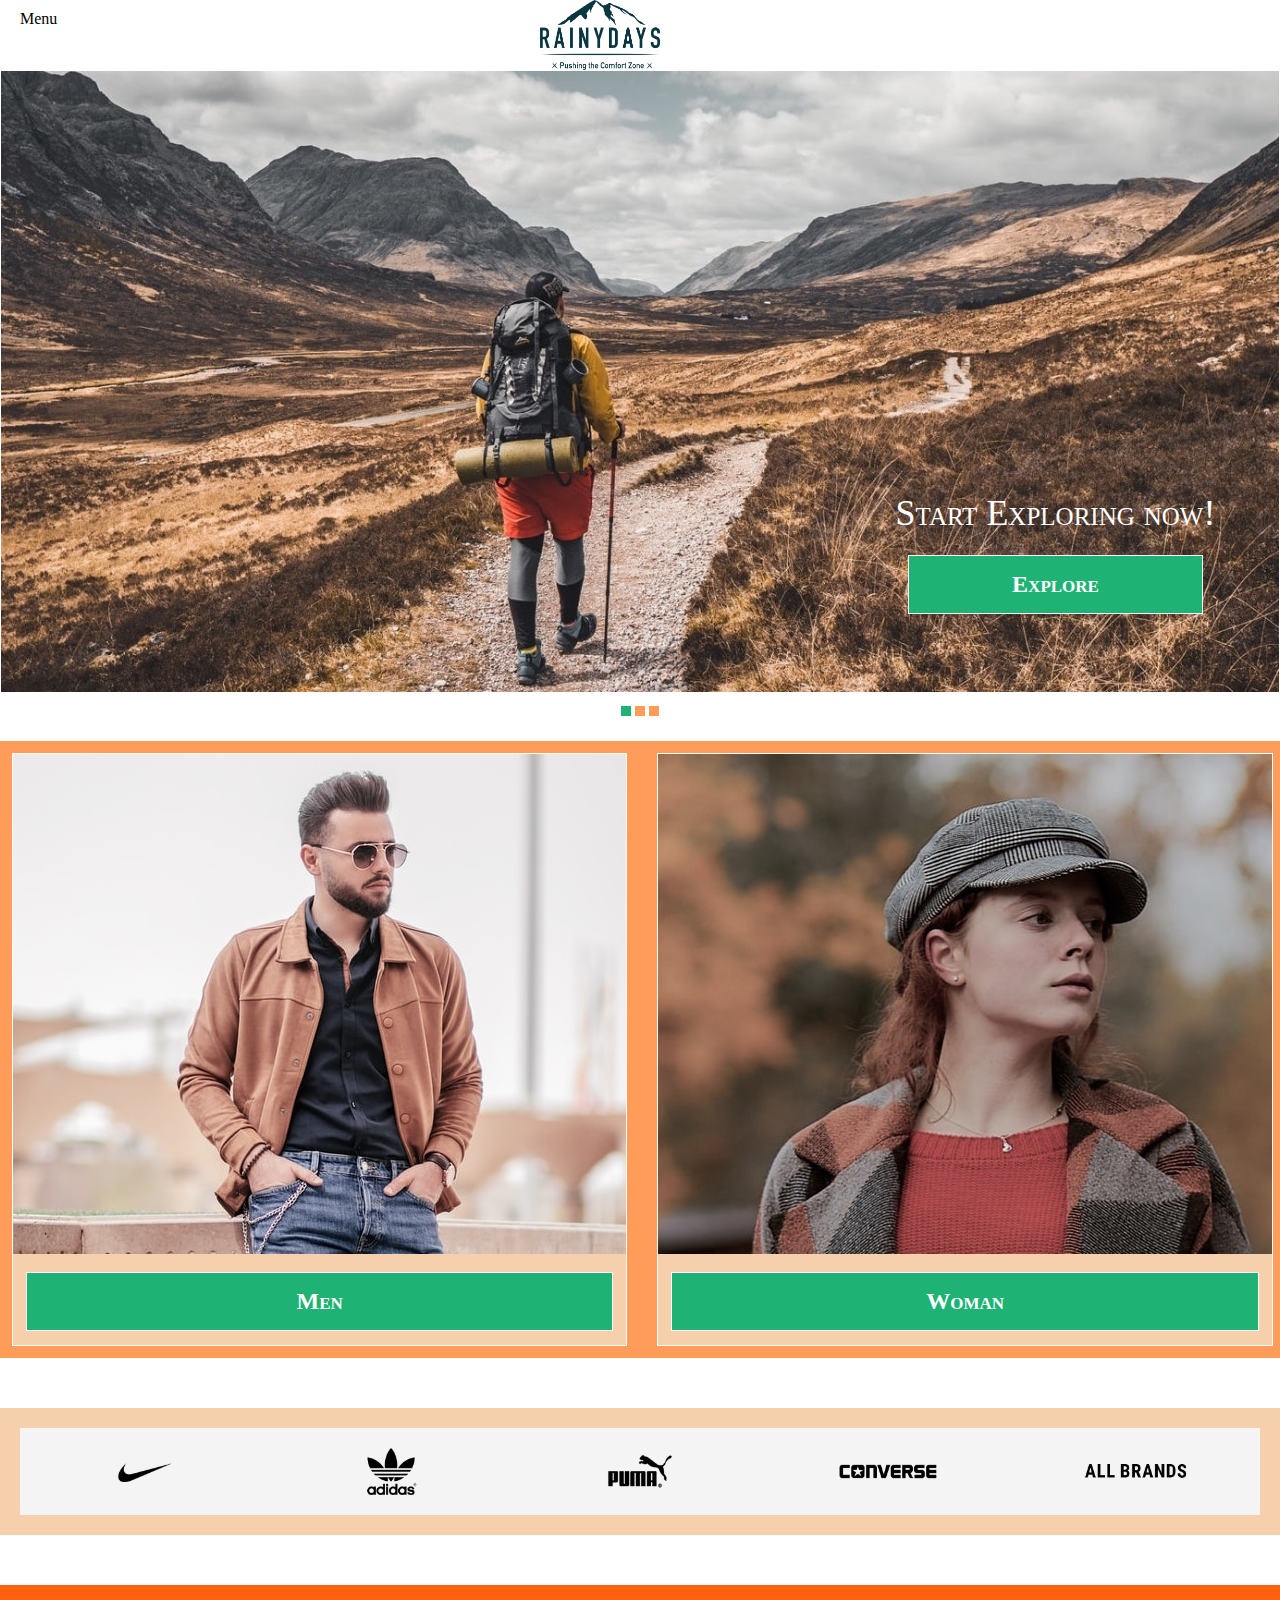
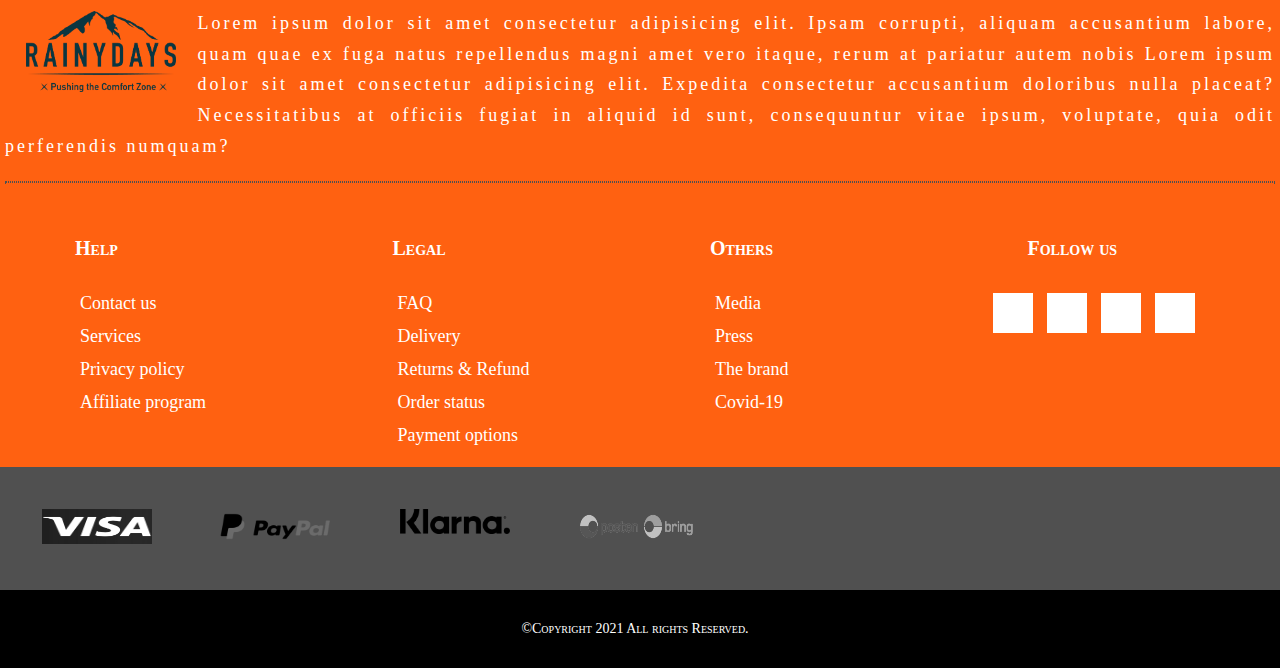
<file: index.html>
<!DOCTYPE html>
<html lang="en">

<head>
    <meta charset="UTF-8">
    <meta http-equiv="X-UA-Compatible" content="IE=edge">
    <meta name="viewport" content="width=device-width, initial-scale=1.0">
    <link href='//fonts.googleapis.com/css?family=Montserrat:thin,extra-light,light,100,200,300,400,500,600,700,800'>
    <link href='//fonts.googleapis.com/css?family=Avenir:thin,extra-light,light,100,200,300,400,500,600,700,800'>
    <link rel="stylesheet" href="https://use.fontawesome.com/releases/v5.15.4/css/all.css"
        integrity="sha384-DyZ88mC6Up2uqS4h/KRgHuoeGwBcD4Ng9SiP4dIRy0EXTlnuz47vAwmeGwVChigm" crossorigin="anonymous">
    <link rel="stylesheet" href="css/main.css">
    <link rel="stylesheet" href="css/root.css">
    <title>Home-The Rainy Days</title>
</head>

<body>
    <!-- navbar section -->
    <div class="navbar" id="top">
        <div class="logo">
            <img src="images/Logo.png" alt="logo" height="70px" width="120px">
        </div>
        <!-- this menu will be updated later using JS  -->
        <div class="menu">
            <label for="hamburger">
                <i class="fas fa-bars fa-2x"></i>Menu
            </label>
            <input type="checkbox" id="hamburger">
            <nav class="hamburger">
                <ul>
                    <li><a href="index.html">Home</a></li>
                    <li><a href="about.html">About Us</a></li>
                    <li><a href="products.html">Products</a></li>
                    <li><a href="contact.html">Contact Us</a></li>
                </ul>
            </nav>
        </div>
        <!-- end of nav -->
        <!-- top bar icons -->
        <div class="side-icons">
            <div class="user-icon">
                <a href="login.html"><i class="fas fa-user fa-1x"></i></a>
            </div>
            <div class="shopping-bag">
                <a href="bag.html"> <i class="fas fa-shopping-bag fa-1x"></i></a>
            </div>
            <div class="search-icon">
                <a href="search.html"> <i class="fas fa-search fa-1x"></i></a>
            </div>
        </div>
    </div>
    <!-- end of navbar -->

    <!-- start of slider -->
    <div class="slides">
        <img src="images/01.jpeg" alt="" height="0%" width="100%">
        <div class="main-cta">
            <h1 class="title">Start Exploring now!</h1>
            <a href="#middle">
                <div class="primary-btn">Explore</div>

            </a>
        </div>
        <!-- This concept is from w3schools, can be used as a slider later on -->
        <div style="text-align:center">
            <span class="dot active" onclick="currentSlide(1)"></span>
            <span class="dot" onclick="currentSlide(2)"></span>
            <span class="dot" onclick="currentSlide(3)"></span>
        </div>
    </div>
    <!-- end of slider -->
    <!-- <button>
    <div class="primary-btn">Explore</div>
</button> -->
    <!-- cta section -->
    <div class="grid-container" section id="middle">
        <div class="grid-men">
            <div class=" grid-img">
                <img src="images/man.jpeg" alt="">
            </div>
            <div class="grid-btn">
                <a href="categories.html">
                    <div class="primary-btn">Men</div>
                </a>
            </div>
        </div>
        <div class="grid-woman">
            <div class="grid-img">
                <img src="images/woman.jpeg" alt="">
            </div>
            <div class="grid-btn">
                <a href="categories.html">
                    <div class="primary-btn">Woman</div>
                </a>
            </div>
        </div>
    </div>
    </div>
    <!-- end of cta section -->
    <!-- partners and brand section -->
    <div class="brand-flex">
        <img src="images/nike.jpeg" alt="nike logo">
        <img src="images/adidas.jpeg" alt="adidas logo">
        <img src="images/puma.jpeg" alt="puma logo">
        <img src="images/converse.jpeg" alt="converse logo">
        <img src="images/all.jpeg" alt="all">
    </div>
    <!-- end of partners and brands -->
    <!-- footer Section -->
    <footer class="footer">
        <div class="footer-container">
            <div class="footer-logo">
                <img src="images/Logo.png" alt="" srcset="">
            </div>
            <p>Lorem ipsum dolor sit amet consectetur adipisicing elit. Ipsam corrupti, aliquam accusantium
                labore, quam quae ex fuga natus repellendus magni amet vero itaque, rerum at pariatur autem
                nobis Lorem ipsum dolor sit amet consectetur adipisicing elit. Expedita consectetur accusantium
                doloribus nulla placeat? Necessitatibus at officiis fugiat in aliquid id sunt, consequuntur
                vitae ipsum, voluptate, quia odit perferendis numquam?</p>
            <hr>
            <div class="footer-col">
                <h3>Help</h3>
                <ul>
                    <li><a href="#">Contact us</a></li>
                    <li><a href="#">Services</a></li>
                    <li><a href="#">Privacy policy</a></li>
                    <li><a href="#">Affiliate program</a></li>
                </ul>
            </div>
            <div class="footer-col">
                <h3>Legal</h3>
                <ul>
                    <li><a href="#">FAQ</a></li>
                    <li><a href="#">Delivery</a></li>
                    <li><a href="#">Returns & Refund</a></li>
                    <li><a href="#">Order status</a></li>
                    <li><a href="#">Payment options</a></li>
                </ul>
            </div>
            <div class="footer-col">
                <h3>Others</h3>
                <ul>
                    <li><a href="#">Media</a></li>
                    <li><a href="#">Press</a></li>
                    <li><a href="#">The brand</a></li>
                    <li><a href="#">Covid-19 </a></li>
                </ul>
            </div>
            <div class="footer-col last-child">
                <h3>Follow us</h3>
                <div class="social-links">
                    <a href="#"><i class="fab fa-facebook-f"></i></a>
                    <a href="#"><i class="fab fa-twitter"></i></a>
                    <a href="#"><i class="fab fa-instagram"></i></a>
                    <a href="#"><i class="fab fa-linkedin-in"></i></a>
                </div>
            </div>
        </div>
        <div class="footer-brand">
            <div class="grayscale"><img src="images/visa.jpeg" alt="visa" height="35px" width="110px"></div>
            <div class="grayscale"><img src="images/paypal.png" alt="paypal" height="35px" width="120px"></div>
            <div class="grayscale"><img src="images/klarna.png" alt="klarna" height="25px" width="110px"></div>
            <div class="grayscale"><img src="images/posten.png" alt="posten" height="35px" width="125px"></div>
        </div>
        <div class="footer-bottom">
            <div class="footer-p">&copy;Copyright 2021 All rights Reserved.</div>
            <div class="footer-backtotop">
                <a href="#top"> <i class="fas fa-caret-square-up fa-2x"></i></a>
            </div>
        </div>
    </footer>
    <!-- end of footer section -->
</body>

</html>
</file>
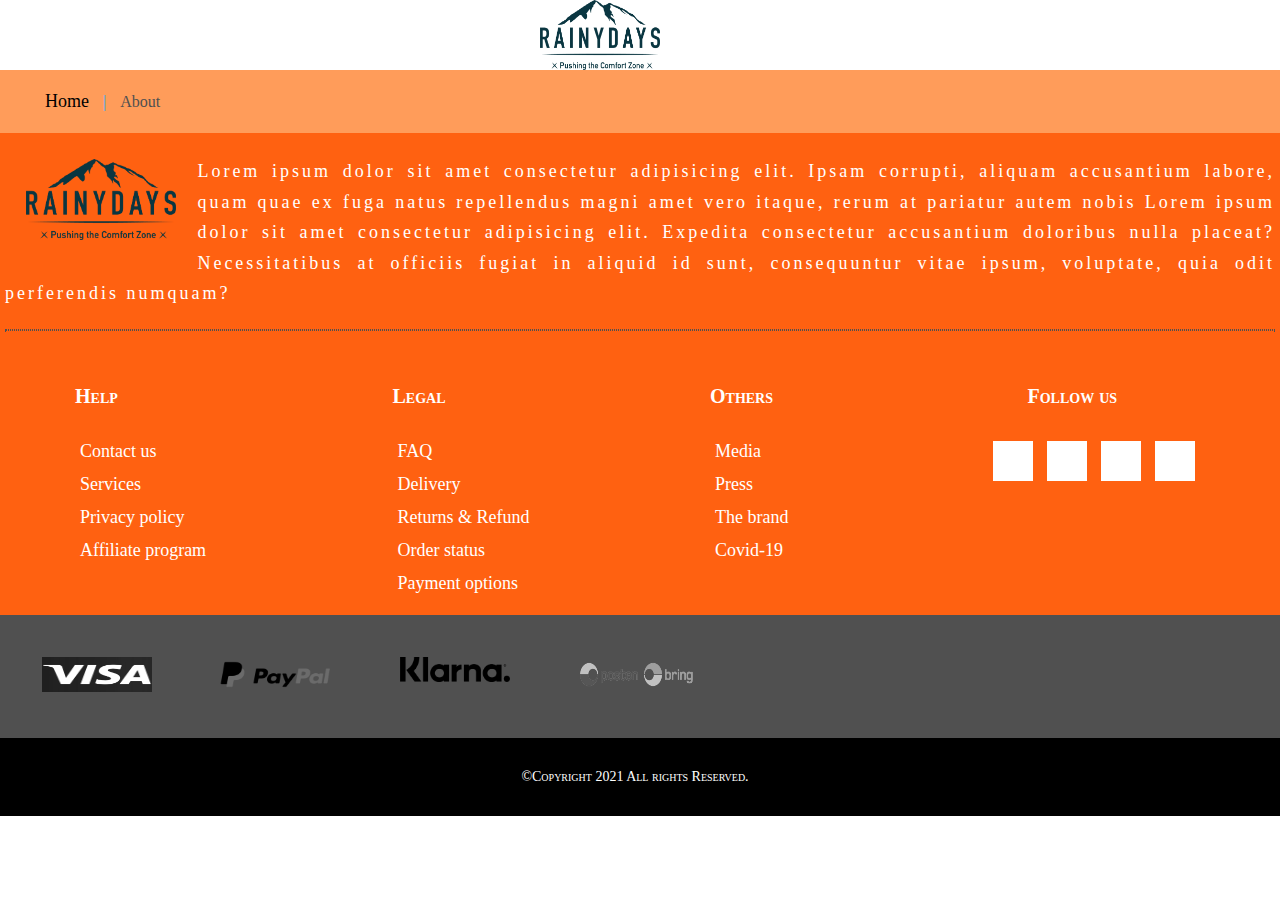
<file: about.html>
<!DOCTYPE html>
<html lang="en">

<head>
    <meta charset="UTF-8">
    <meta http-equiv="X-UA-Compatible" content="IE=edge">
    <meta name="viewport" content="width=device-width, initial-scale=1.0">
    <link href='//fonts.googleapis.com/css?family=Montserrat:thin,extra-light,light,100,200,300,400,500,600,700,800'>
    <link href='//fonts.googleapis.com/css?family=Avenir:thin,extra-light,light,100,200,300,400,500,600,700,800'>
    <link rel="stylesheet" href="https://use.fontawesome.com/releases/v5.15.4/css/all.css"
        integrity="sha384-DyZ88mC6Up2uqS4h/KRgHuoeGwBcD4Ng9SiP4dIRy0EXTlnuz47vAwmeGwVChigm" crossorigin="anonymous">
    <link rel="stylesheet" href="css/main.css">
    <link rel="stylesheet" href="css/root.css">
    <title>Home-The Rainy Days</title>
</head>

<body>
    <!-- navbar section -->
    <div class="navbar" id="top">
        <div class="logo">
            <img src="images/Logo.png" alt="logo" height="70px" width="120px">
        </div>
        <!-- this menu will be updated later using JS  -->
        <div class="menu">
            <label for="hamburger">
                <i class="fas fa-bars fa-2x"></i>
            </label>
            <input type="checkbox" id="hamburger">
            <nav class="hamburger">
                <ul>
                    <li><a href="index.html">Home</a></li>
                    <li><a href="about.html">About Us</a></li>
                    <li><a href="products.html">Products</a></li>
                    <li><a href="contact.html">Contact Us</a></li>
                </ul>
            </nav>
        </div>
        <!-- end of nav -->
        <!-- top bar icons -->
        <div class="side-icons">
            <div class="user-icon">
                <a href="login.html"><i class="fas fa-user fa-1x"></i></a>
            </div>
            <div class="shopping-bag">
                <a href="bag.html"> <i class="fas fa-shopping-bag fa-1x"></i></a>
            </div>
            <div class="search-icon">
                <a href="search.html"> <i class="fas fa-search fa-1x"></i></a>
            </div>
        </div>
    </div>
    <!-- end of navbar -->
     <!-- breadcrumb -->
     <div class="breadcrumb">
        <ul>
            <li><a href="index.html">Home</li></a>
            <li class="b-active">About</li>
        </ul>
    </div>
    <!-- end of breadcrumb -->
<!-- about section -->


<!-- end of about section -->
    
   <!-- footer Section -->
   <footer class="footer">
    <div class="footer-container">
        <div class="footer-logo">
            <img src="images/Logo.png" alt="footer logo" >
        </div>
        <p>Lorem ipsum dolor sit amet consectetur adipisicing elit. Ipsam corrupti, aliquam accusantium
            labore, quam quae ex fuga natus repellendus magni amet vero itaque, rerum at pariatur autem
            nobis Lorem ipsum dolor sit amet consectetur adipisicing elit. Expedita consectetur accusantium
            doloribus nulla placeat? Necessitatibus at officiis fugiat in aliquid id sunt, consequuntur
            vitae ipsum, voluptate, quia odit perferendis numquam?</p>
        <hr>
        <div class="footer-col">
            <h3>Help</h3>
            <ul>
                <li><a href="#">Contact us</a></li>
                <li><a href="#">Services</a></li>
                <li><a href="#">Privacy policy</a></li>
                <li><a href="#">Affiliate program</a></li>
            </ul>
        </div>
        <div class="footer-col">
            <h3>Legal</h3>
            <ul>
                <li><a href="#">FAQ</a></li>
                <li><a href="#">Delivery</a></li>
                <li><a href="#">Returns & Refund</a></li>
                <li><a href="#">Order status</a></li>
                <li><a href="#">Payment options</a></li>
            </ul>
        </div>
        <div class="footer-col">
            <h3>Others</h3>
            <ul>
                <li><a href="#">Media</a></li>
                <li><a href="#">Press</a></li>
                <li><a href="#">The brand</a></li>
                <li><a href="#">Covid-19 </a></li>
            </ul>
        </div>
        <div class="footer-col last-child">
            <h3>Follow us</h3>
            <div class="social-links">
                <a href="#"><i class="fab fa-facebook-f"></i></a>
                <a href="#"><i class="fab fa-twitter"></i></a>
                <a href="#"><i class="fab fa-instagram"></i></a>
                <a href="#"><i class="fab fa-linkedin-in"></i></a>
            </div>
        </div>
    </div>
    <div class="footer-brand">
        <div class="grayscale"><img src="images/visa.jpeg" alt="visa" height="35px" width="110px"></div>
        <div class="grayscale"><img src="images/paypal.png" alt="paypal" height="35px" width="120px"></div>
        <div class="grayscale"><img src="images/klarna.png" alt="klarna" height="25px" width="110px"></div>
        <div class="grayscale"><img src="images/posten.png" alt="posten" height="35px" width="125px"></div>
    </div>
    <div class="footer-bottom">
        <div class="footer-p">&copy;Copyright 2021 All rights Reserved.</div>
        <div class="footer-backtotop">
            <a href="#top"> <i class="fas fa-caret-square-up fa-2x"></i></a>
        </div>
    </div>
</footer>
<!-- end of footer section -->
</body>

</html>
</file>
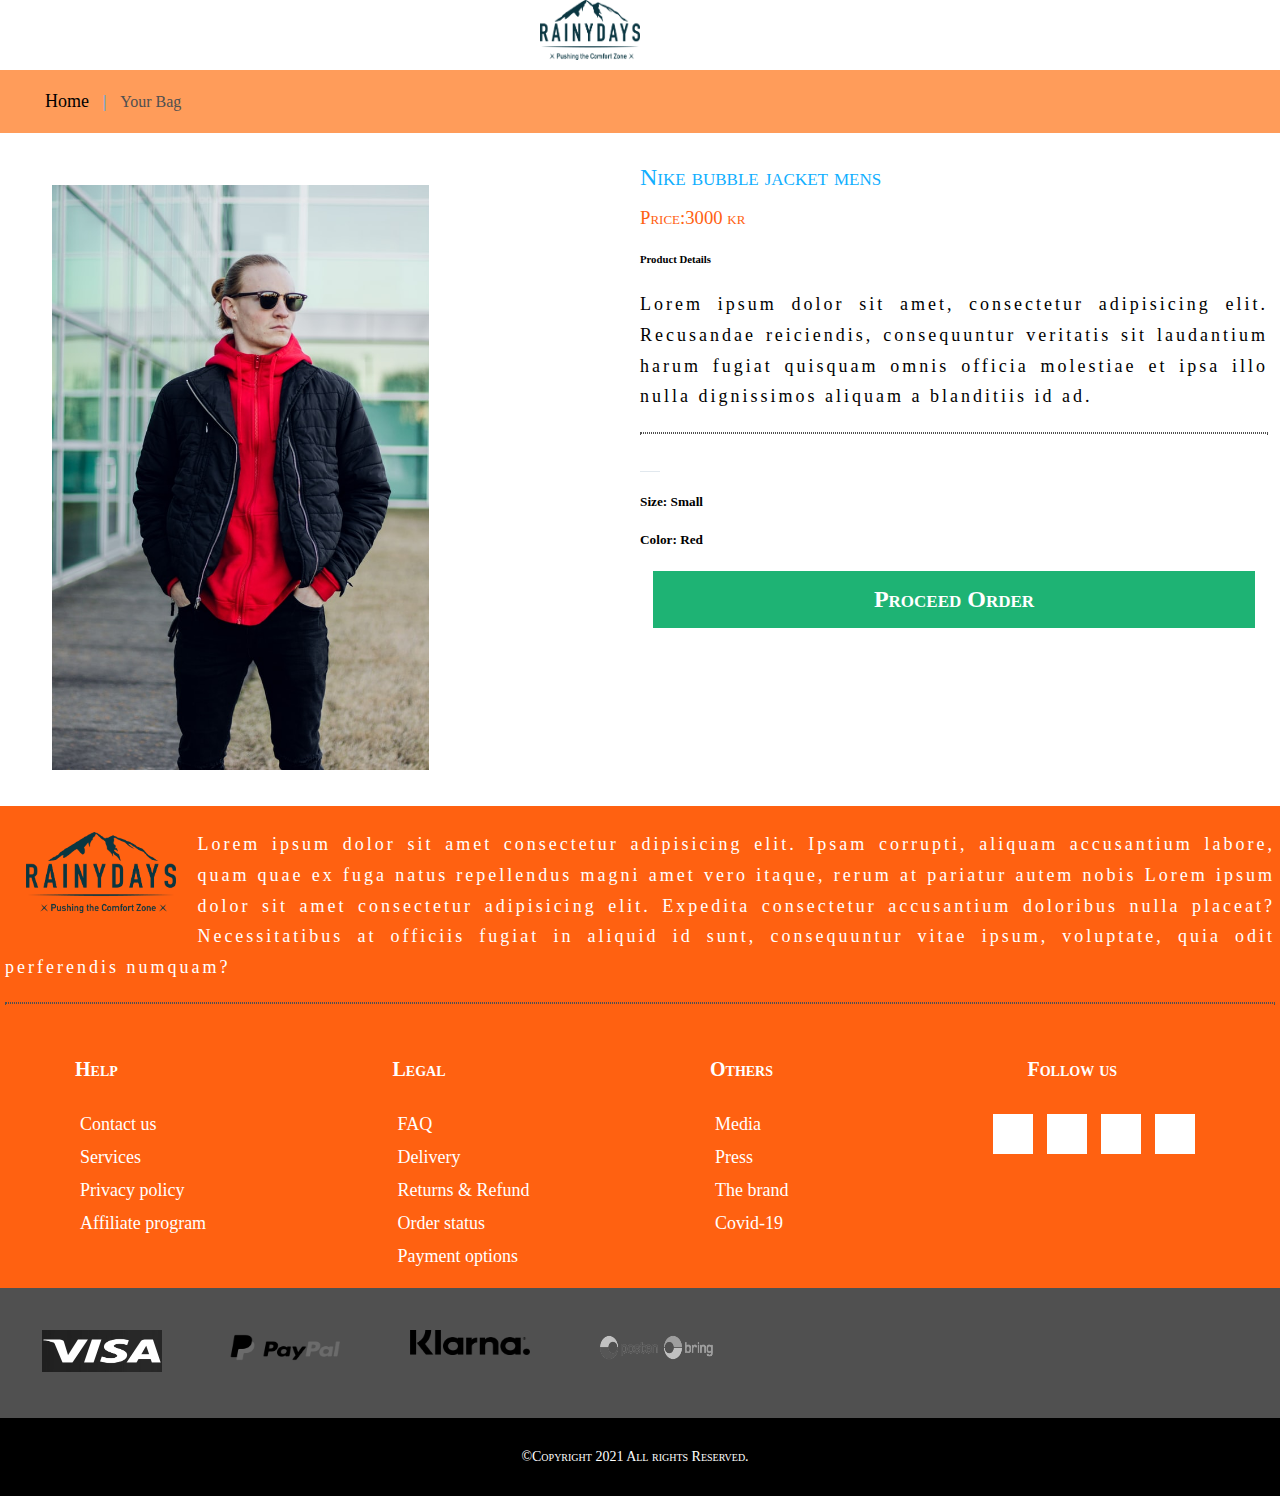
<file: bag.html>
<!DOCTYPE html>
<html lang="en">

<head>
    <meta charset="UTF-8">
    <meta http-equiv="X-UA-Compatible" content="IE=edge">
    <meta name="viewport" content="width=device-width, initial-scale=1.0">
    <link href='//fonts.googleapis.com/css?family=Montserrat:thin,extra-light,light,100,200,300,400,500,600,700,800'>
    <link href='//fonts.googleapis.com/css?family=Avenir:thin,extra-light,light,100,200,300,400,500,600,700,800'>
    <link rel="stylesheet" href="https://use.fontawesome.com/releases/v5.15.4/css/all.css"
        integrity="sha384-DyZ88mC6Up2uqS4h/KRgHuoeGwBcD4Ng9SiP4dIRy0EXTlnuz47vAwmeGwVChigm" crossorigin="anonymous">
    <link rel="stylesheet" href="css/main.css">
    <link rel="stylesheet" href="css/root.css">
    <link rel="stylesheet" href="css/product.css">
    <title>Your Bag-The Rainy Days</title>
</head>

<body>
    <!-- navbar section -->
    <div class="navbar" id="top">
        <div class="logo">
            <img src="images/Logo.png" alt="logo" height="60px" width="100px">
        </div>
        <!-- this menu will be updated later using JS  -->
        <div class="menu">
            <label for="hamburger">
                <i class="fas fa-bars fa-2x"></i>
            </label>
            <input type="checkbox" id="hamburger">
            <nav class="hamburger">
                <ul>
                    <li><a href="index.html">Home</a></li>
                    <li><a href="about.html">About Us</a></li>
                    <li><a href="products.html">Products</a></li>
                    <li><a href="contact.html">Contact Us</a></li>
                </ul>
            </nav>
        </div>
        <!-- end of nav -->
        <!-- top bar icons -->
        <div class="side-icons">
            <div class="user-icon">
                <a href="login.html"><i class="fas fa-user fa-1x"></i></a>
            </div>
            <div class="shopping-bag">
                <a href="bag.html"> <i class="fas fa-shopping-bag fa-1x"></i></a>
            </div>
            <div class="search-icon">
                <a href="search.html"> <i class="fas fa-search fa-1x"></i></a>
            </div>
        </div>
    </div>
    <!-- end of navbar -->
    <!-- breadcrumb -->
    <div class="breadcrumb">
        <ul>
            <li><a href="index.html">Home</li></a>
            <li class="b-active">Your Bag</li>
        </ul>
    </div>
    <!-- end of breadcrumb -->
    <!-- product bag section -->
    <div class="main-container">
        <div class="left-col">
            <img src="images/products/m1.jpeg" alt="nike red">
        </div>
        <div class="right-col">
            <div class="product-description">
                <h2>Nike bubble jacket mens</h2>
                <h3>Price:3000 kr</h3>
                <h6>Product Details</h6>
                <p>Lorem ipsum dolor sit amet, consectetur adipisicing elit. Recusandae reiciendis, consequuntur
                    veritatis sit laudantium harum fugiat quisquam omnis officia molestiae et ipsa illo nulla
                    dignissimos aliquam a blanditiis id ad.</p>
                <hr>
                <i class="far fa-edit"></i>
                <i class="far fa-trash-alt"></i>
                <h5>Size: Small</h5>
                <h5>Color: Red</h5>

                <a href="step1.html"><div class="primary-btn">Proceed Order</div></a>

            </div>
        </div>
    </div>

    <!-- end of bag section -->

    <!-- footer Section -->
    <footer class="footer">
        <div class="footer-container">
            <div class="footer-logo">
                <img src="images/Logo.png" alt="footer logo" >
            </div>
            <p>Lorem ipsum dolor sit amet consectetur adipisicing elit. Ipsam corrupti, aliquam accusantium
                labore, quam quae ex fuga natus repellendus magni amet vero itaque, rerum at pariatur autem
                nobis Lorem ipsum dolor sit amet consectetur adipisicing elit. Expedita consectetur accusantium
                doloribus nulla placeat? Necessitatibus at officiis fugiat in aliquid id sunt, consequuntur
                vitae ipsum, voluptate, quia odit perferendis numquam?</p>
            <hr>
            <div class="footer-col">
                <h3>Help</h3>
                <ul>
                    <li><a href="#">Contact us</a></li>
                    <li><a href="#">Services</a></li>
                    <li><a href="#">Privacy policy</a></li>
                    <li><a href="#">Affiliate program</a></li>
                </ul>
            </div>
            <div class="footer-col">
                <h3>Legal</h3>
                <ul>
                    <li><a href="#">FAQ</a></li>
                    <li><a href="#">Delivery</a></li>
                    <li><a href="#">Returns & Refund</a></li>
                    <li><a href="#">Order status</a></li>
                    <li><a href="#">Payment options</a></li>
                </ul>
            </div>
            <div class="footer-col">
                <h3>Others</h3>
                <ul>
                    <li><a href="#">Media</a></li>
                    <li><a href="#">Press</a></li>
                    <li><a href="#">The brand</a></li>
                    <li><a href="#">Covid-19 </a></li>
                </ul>
            </div>
            <div class="footer-col last-child">
                <h3>Follow us</h3>
                <div class="social-links">
                    <a href="#"><i class="fab fa-facebook-f"></i></a>
                    <a href="#"><i class="fab fa-twitter"></i></a>
                    <a href="#"><i class="fab fa-instagram"></i></a>
                    <a href="#"><i class="fab fa-linkedin-in"></i></a>
                </div>
            </div>
        </div>
        <div class="footer-brand">
            <div class="grayscale"><img src="images/visa.jpeg" alt="visa" height="42px" width="120px"></div>
            <div class="grayscale"><img src="images/paypal.png" alt="paypal" height="35px" width="120px"></div>
            <div class="grayscale"><img src="images/klarna.png" alt="klarna" height="25px" width="120px"></div>
            <div class="grayscale"><img src="images/posten.png" alt="posten" height="35px" width="125px"></div>

        </div>
        <div class="footer-bottom">
            <div class="footer-p">&copy;Copyright 2021 All rights Reserved.</div>
            <div class="footer-backtotop">
                <a href="#top"> <i class="fas fa-caret-square-up fa-2x"></i></a>
            </div>
        </div>

    </footer>

    <!-- end of footer section -->
</body>

</html>
</file>
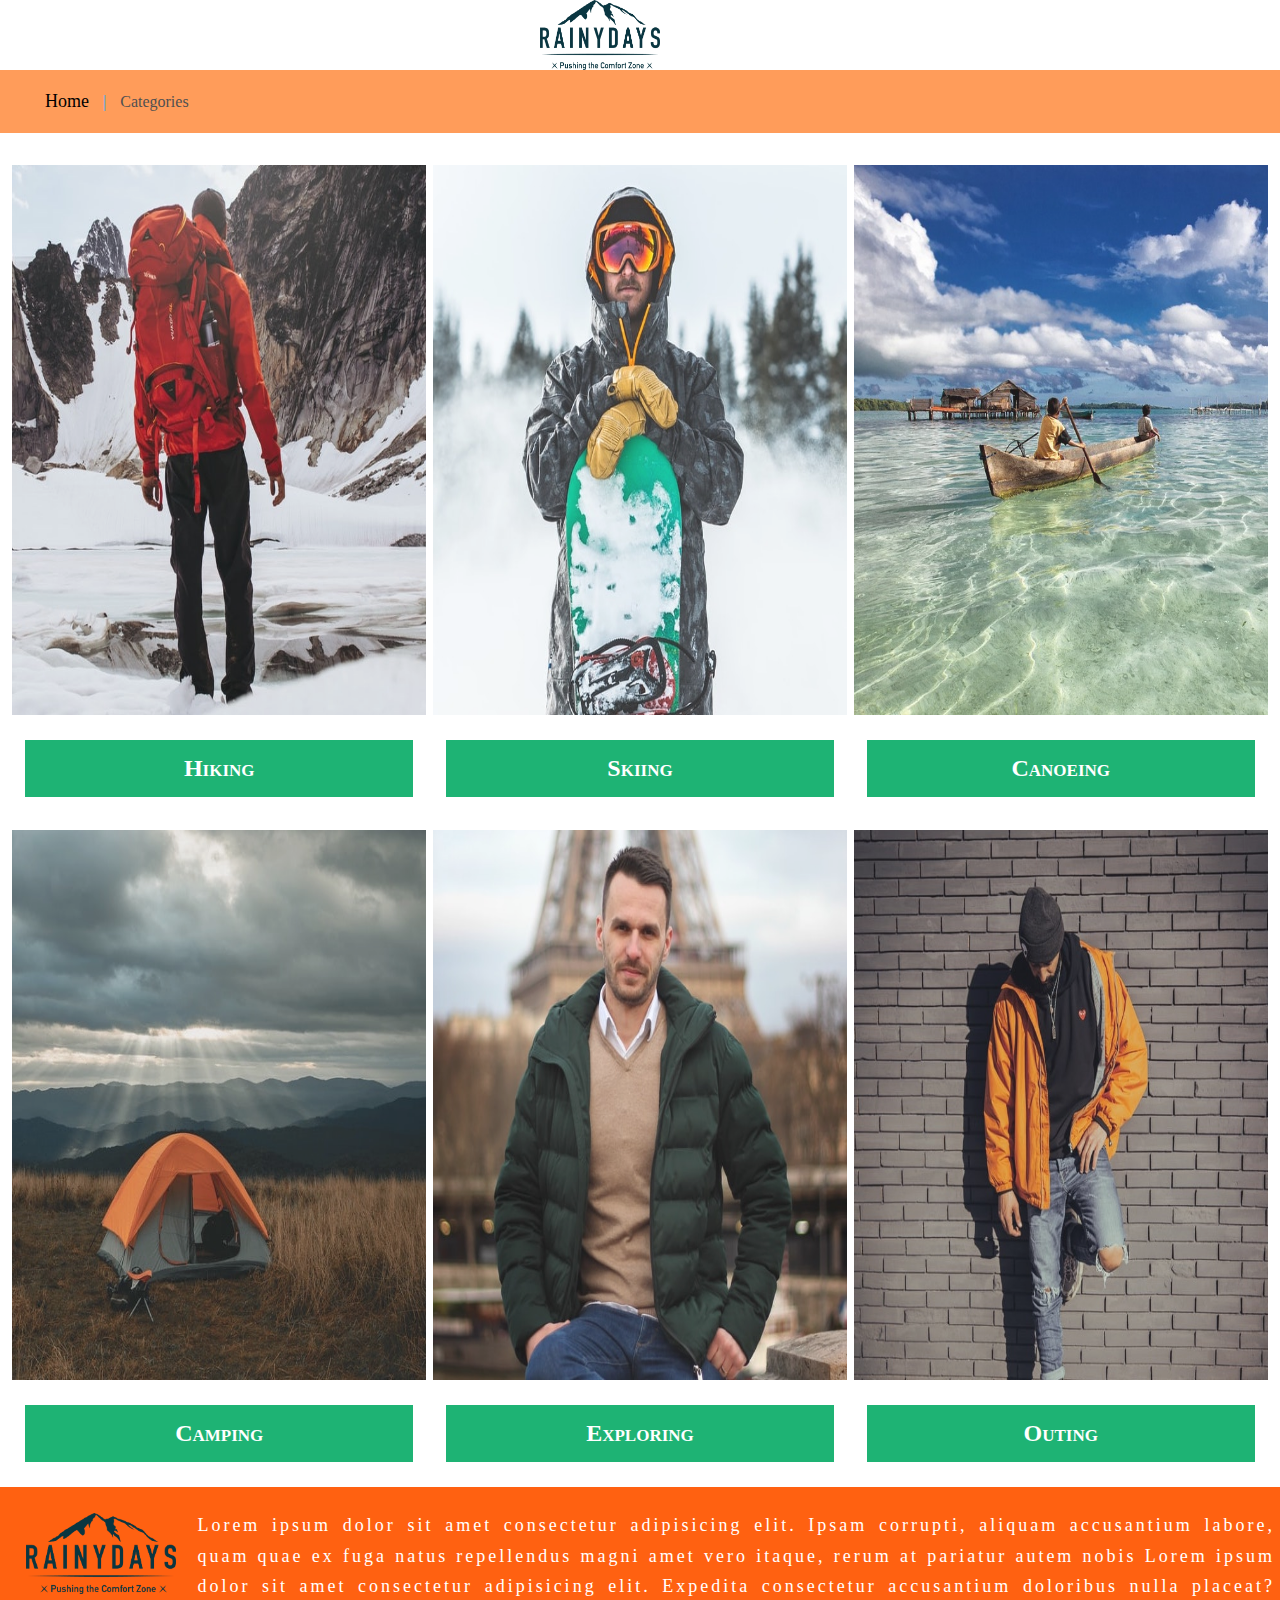
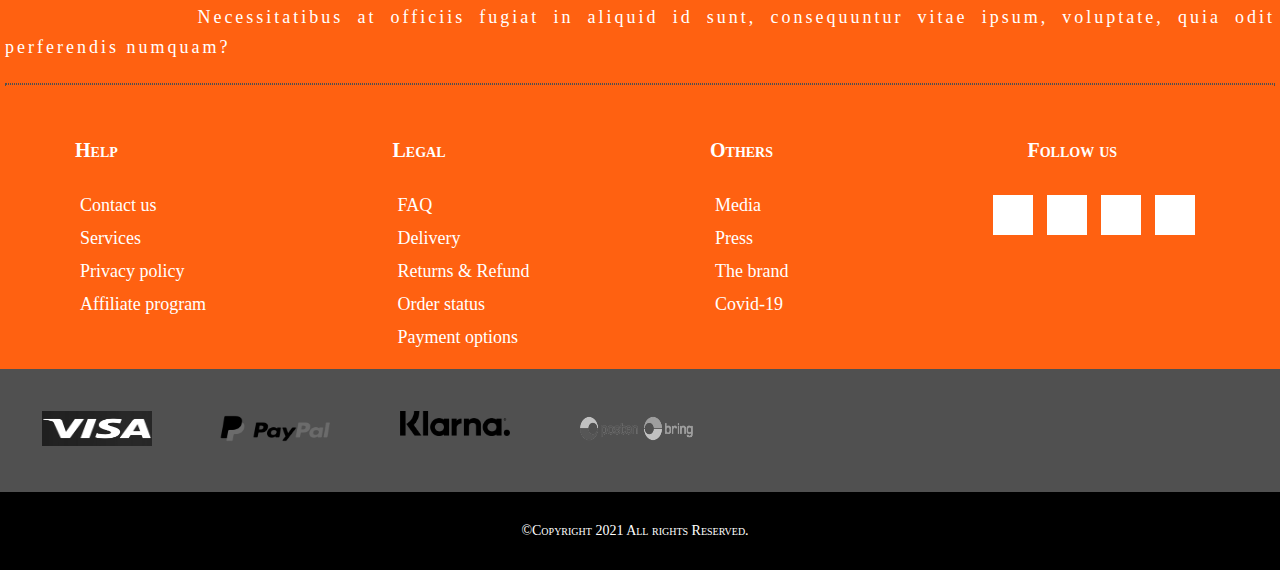
<file: categories.html>
<!DOCTYPE html>
<html lang="en">

<head>
    <meta charset="UTF-8">
    <meta http-equiv="X-UA-Compatible" content="IE=edge">
    <meta name="viewport" content="width=device-width, initial-scale=1.0">
    <link href='//fonts.googleapis.com/css?family=Montserrat:thin,extra-light,light,100,200,300,400,500,600,700,800'>
    <link href='//fonts.googleapis.com/css?family=Avenir:thin,extra-light,light,100,200,300,400,500,600,700,800'>
    <link rel="stylesheet" href="https://use.fontawesome.com/releases/v5.15.4/css/all.css"
        integrity="sha384-DyZ88mC6Up2uqS4h/KRgHuoeGwBcD4Ng9SiP4dIRy0EXTlnuz47vAwmeGwVChigm" crossorigin="anonymous">
    <link rel="stylesheet" href="css/main.css">
    <link rel="stylesheet" href="css/root.css">
    <link rel="stylesheet" href="css/product.css">
    <title>Categories-The Rainy Days</title>
</head>

<body>
    <!-- navbar section -->
    <div class="navbar">
        <div class="logo">
            <img src="images/Logo.png" alt="logo" height="70px" width="120px">
        </div>
        <!-- this menu will be updated later using JS  -->
        <div class="menu">
            <label for="hamburger">
                <i class="fas fa-bars fa-2x"></i>
            </label>
            <input type="checkbox" id="hamburger">
            <nav class="hamburger">
                <ul>
                    <li><a href="index.html">Home</a></li>
                    <li><a href="about.html">About Us</a></li>
                    <li><a href="products.html">Products</a></li>
                    <li><a href="contact.html">Contact Us</a></li>
                </ul>
            </nav>
        </div>
        <!-- end of nav -->
        <!-- top bar icons -->
        <div class="side-icons">
            <div class="user-icon">
                <a href="login.html"><i class="fas fa-user fa-1x"></i></a>
            </div>
            <div class="shopping-bag">
                <a href="bag.html"> <i class="fas fa-shopping-bag fa-1x"></i></a>
            </div>
            <div class="search-icon">
                <a href="search.html"> <i class="fas fa-search fa-1x"></i></a>
            </div>
        </div>
    </div>
    <!-- breadcrumb -->
    <div class="breadcrumb">
        <ul>
            <li><a href="index.html">Home</li></a>
            <li class="b-active">Categories</li>
        </ul>
    </div>
    <!-- end of breadcrumb -->
    <!-- end of navbar -->
    <!-- product view section -->
    <div class="main-container">
        <div class="category">
            <div class="cat-img">
                <img src="images/products/m-hiking.jpeg" alt="">
            </div>
            <a href="products.html">
                <div class="primary-btn">Hiking</div>
        </div></a>
        <div class="category">
            <div class="cat-img">
                <img src="images/products/m-skiing.jpeg" alt="">
            </div>
            <div class="primary-btn">Skiing</div>
        </div>
        <div class="category">
            <div class="cat-img">
                <img src="images/products/canoeing.jpeg" alt="">
            </div>
            <div class="primary-btn">Canoeing</div>
        </div>
        <div class="category">
            <div class="cat-img">
                <img src="images/products/camping.jpeg" alt="">
            </div>
            <div class="primary-btn">Camping</div>
        </div>
        <div class="category">
            <div class="cat-img">
                <img src="images/products/exploring.jpeg" alt="">
            </div>
            <div class="primary-btn">Exploring</div>
        </div>
        <div class="category">
            <div class="cat-img">
                <img src="images/products/outing.jpeg" alt="">
            </div>
            <div class="primary-btn">Outing</div>
        </div>

    </div>

    <!-- footer Section -->
    <footer class="footer">
        <div class="footer-container">
            <div class="footer-logo">
                <img src="images/Logo.png" alt="footer logo">
            </div>
            <p>Lorem ipsum dolor sit amet consectetur adipisicing elit. Ipsam corrupti, aliquam accusantium
                labore, quam quae ex fuga natus repellendus magni amet vero itaque, rerum at pariatur autem
                nobis Lorem ipsum dolor sit amet consectetur adipisicing elit. Expedita consectetur accusantium
                doloribus nulla placeat? Necessitatibus at officiis fugiat in aliquid id sunt, consequuntur
                vitae ipsum, voluptate, quia odit perferendis numquam?</p>
            <hr>
            <div class="footer-col">
                <h3>Help</h3>
                <ul>
                    <li><a href="#">Contact us</a></li>
                    <li><a href="#">Services</a></li>
                    <li><a href="#">Privacy policy</a></li>
                    <li><a href="#">Affiliate program</a></li>
                </ul>
            </div>
            <div class="footer-col">
                <h3>Legal</h3>
                <ul>
                    <li><a href="#">FAQ</a></li>
                    <li><a href="#">Delivery</a></li>
                    <li><a href="#">Returns & Refund</a></li>
                    <li><a href="#">Order status</a></li>
                    <li><a href="#">Payment options</a></li>
                </ul>
            </div>
            <div class="footer-col">
                <h3>Others</h3>
                <ul>
                    <li><a href="#">Media</a></li>
                    <li><a href="#">Press</a></li>
                    <li><a href="#">The brand</a></li>
                    <li><a href="#">Covid-19 </a></li>
                </ul>
            </div>
            <div class="footer-col last-child">
                <h3>Follow us</h3>
                <div class="social-links">
                    <a href="#"><i class="fab fa-facebook-f"></i></a>
                    <a href="#"><i class="fab fa-twitter"></i></a>
                    <a href="#"><i class="fab fa-instagram"></i></a>
                    <a href="#"><i class="fab fa-linkedin-in"></i></a>
                </div>
            </div>
        </div>
        <div class="footer-brand">
            <div class="grayscale"><img src="images/visa.jpeg" alt="visa" height="35px" width="110px"></div>
            <div class="grayscale"><img src="images/paypal.png" alt="paypal" height="35px" width="120px"></div>
            <div class="grayscale"><img src="images/klarna.png" alt="klarna" height="25px" width="110px"></div>
            <div class="grayscale"><img src="images/posten.png" alt="posten" height="35px" width="125px"></div>
        </div>
        <div class="footer-bottom">
            <div class="footer-p">&copy;Copyright 2021 All rights Reserved.</div>
            <div class="footer-backtotop">
                <a href="#top"> <i class="fas fa-caret-square-up fa-2x"></i></a>
            </div>
        </div>
    </footer>
    <!-- end of footer section -->
</body>

</html>
</file>
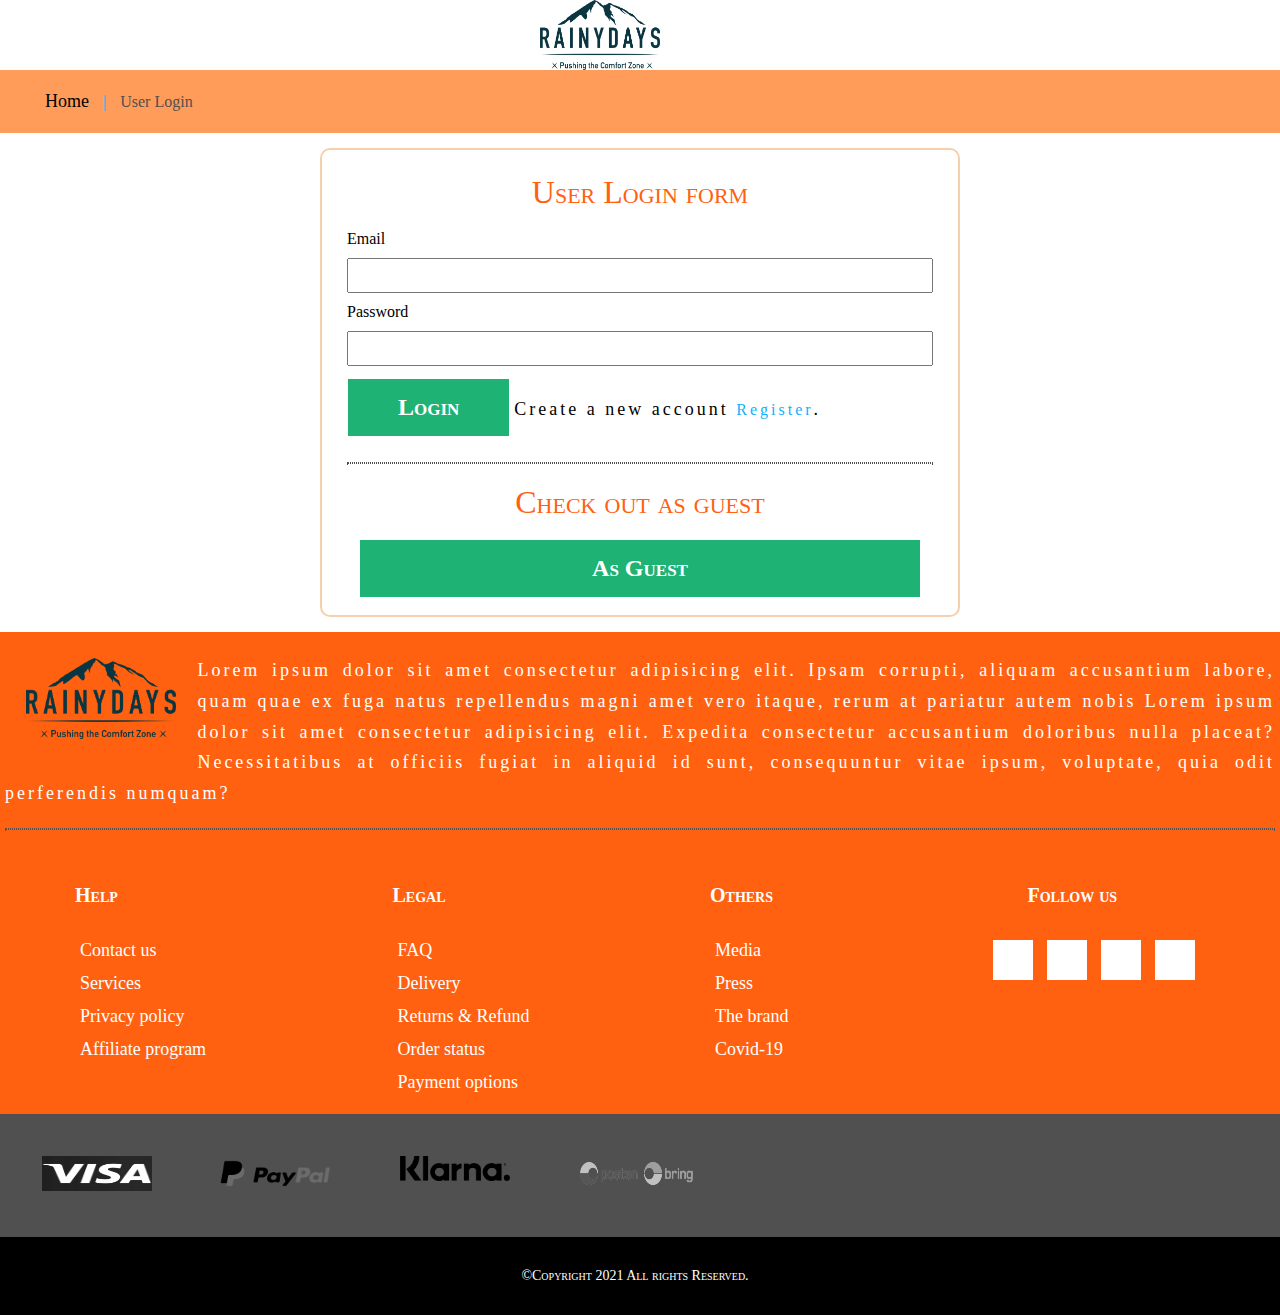
<file: checkout-opt.html>
<!DOCTYPE html>
<html lang="en">

<head>
    <meta charset="UTF-8">
    <meta http-equiv="X-UA-Compatible" content="IE=edge">
    <meta name="viewport" content="width=device-width, initial-scale=1.0">
    <link href='//fonts.googleapis.com/css?family=Montserrat:thin,extra-light,light,100,200,300,400,500,600,700,800'>
    <link href='//fonts.googleapis.com/css?family=Avenir:thin,extra-light,light,100,200,300,400,500,600,700,800'>
    <link rel="stylesheet" href="https://use.fontawesome.com/releases/v5.15.4/css/all.css"
        integrity="sha384-DyZ88mC6Up2uqS4h/KRgHuoeGwBcD4Ng9SiP4dIRy0EXTlnuz47vAwmeGwVChigm" crossorigin="anonymous">
    <link rel="stylesheet" href="css/main.css">
    <link rel="stylesheet" href="css/root.css">
    <link rel="stylesheet" href="css/login.css">
    <title>Home-The Rainy Days</title>
</head>

<body>
    <!-- navbar section -->
    <div class="navbar">
        <div class="logo">
            <img src="images/Logo.png" alt="logo" height="70px" width="120px">
        </div>
        <!-- this menu will be updated later using JS  -->
        <div class="menu">
            <label for="hamburger">
                <i class="fas fa-bars fa-2x"></i>
            </label>
            <input type="checkbox" id="hamburger">
            <nav class="hamburger">
                <ul>
                    <li><a href="index.html">Home</a></li>
                    <li><a href="about.html">About Us</a></li>
                    <li><a href="products.html">Products</a></li>
                    <li><a href="contact.html">Contact Us</a></li>
                </ul>
            </nav>
        </div>
        <!-- end of nav -->

        <!-- side-icons -->
        <div class="side-icons">
            <div class="user-icon">
                <a href="login.html"><i class="fas fa-user fa-1x"></i></a>
            </div>
            <div class="shopping-bag">
                <a href="bag.html"> <i class="fas fa-shopping-bag fa-1x"></i></a>
            </div>
            <div class="search-icon">
                <a href="search.html"> <i class="fas fa-search fa-1x"></i></a>
            </div>
        </div>
    </div>
    <!-- breadcrumb -->
    <div class="breadcrumb">
        <ul>
            <li><a href="index.html">Home</li></a>
            <li class="b-active">User Login</li>
        </ul>
    </div>
    <!-- end of breadcrumb -->

    <!-- end of navbar -->
    <!-- login form -->
    <div class="main-container">
        <div class="form" action="login.php" method="post">
            <h1>User Login form</h1>

            <label for="email">Email</label>
            <input type="email" id="email" name="email" validate="email" required>
            <label for="password">Password</label>
            <input type="password" id="password" name="password" validate="password" maxlength="10" required>
            <input type="submit" value="Login" name="submit" class="form-btn">
            <div class="container signin">
                <p>Create a new account <a href="register.html">Register</a>.</p>
            </div>
            <hr>
            <div class="container guest">
                <h1>Check out as guest</h1>
                <a href="bag.html">
                    <div class="primary-btn">As Guest</div>
            </div></a>
        </div>
    </div>
    <!-- footer Section -->
    <footer class="footer">
        <div class="footer-container">
            <div class="footer-logo">
                <img src="images/Logo.png" alt="" srcset="">
            </div>
            <p>Lorem ipsum dolor sit amet consectetur adipisicing elit. Ipsam corrupti, aliquam accusantium
                labore, quam quae ex fuga natus repellendus magni amet vero itaque, rerum at pariatur autem
                nobis Lorem ipsum dolor sit amet consectetur adipisicing elit. Expedita consectetur accusantium
                doloribus nulla placeat? Necessitatibus at officiis fugiat in aliquid id sunt, consequuntur
                vitae ipsum, voluptate, quia odit perferendis numquam?</p>
            <hr>
            <div class="footer-col">
                <h3>Help</h3>
                <ul>
                    <li><a href="#">Contact us</a></li>
                    <li><a href="#">Services</a></li>
                    <li><a href="#">Privacy policy</a></li>
                    <li><a href="#">Affiliate program</a></li>
                </ul>
            </div>
            <div class="footer-col">
                <h3>Legal</h3>
                <ul>
                    <li><a href="#">FAQ</a></li>
                    <li><a href="#">Delivery</a></li>
                    <li><a href="#">Returns & Refund</a></li>
                    <li><a href="#">Order status</a></li>
                    <li><a href="#">Payment options</a></li>
                </ul>
            </div>
            <div class="footer-col">
                <h3>Others</h3>
                <ul>
                    <li><a href="#">Media</a></li>
                    <li><a href="#">Press</a></li>
                    <li><a href="#">The brand</a></li>
                    <li><a href="#">Covid-19 </a></li>
                </ul>
            </div>
            <div class="footer-col last-child">
                <h3>Follow us</h3>
                <div class="social-links">
                    <a href="#"><i class="fab fa-facebook-f"></i></a>
                    <a href="#"><i class="fab fa-twitter"></i></a>
                    <a href="#"><i class="fab fa-instagram"></i></a>
                    <a href="#"><i class="fab fa-linkedin-in"></i></a>
                </div>
            </div>
        </div>
        <div class="footer-brand">
            <div class="grayscale"><img src="images/visa.jpeg" alt="visa" height="35px" width="110px"></div>
            <div class="grayscale"><img src="images/paypal.png" alt="paypal" height="35px" width="120px"></div>
            <div class="grayscale"><img src="images/klarna.png" alt="klarna" height="25px" width="110px"></div>
            <div class="grayscale"><img src="images/posten.png" alt="posten" height="35px" width="125px"></div>
        </div>
        <div class="footer-bottom">
            <div class="footer-p">&copy;Copyright 2021 All rights Reserved.</div>
            <div class="footer-backtotop">
                <a href="#top"> <i class="fas fa-caret-square-up fa-2x"></i></a>
            </div>
        </div>
    </footer>
    <!-- end of footer section -->
</body>

</html>
</file>
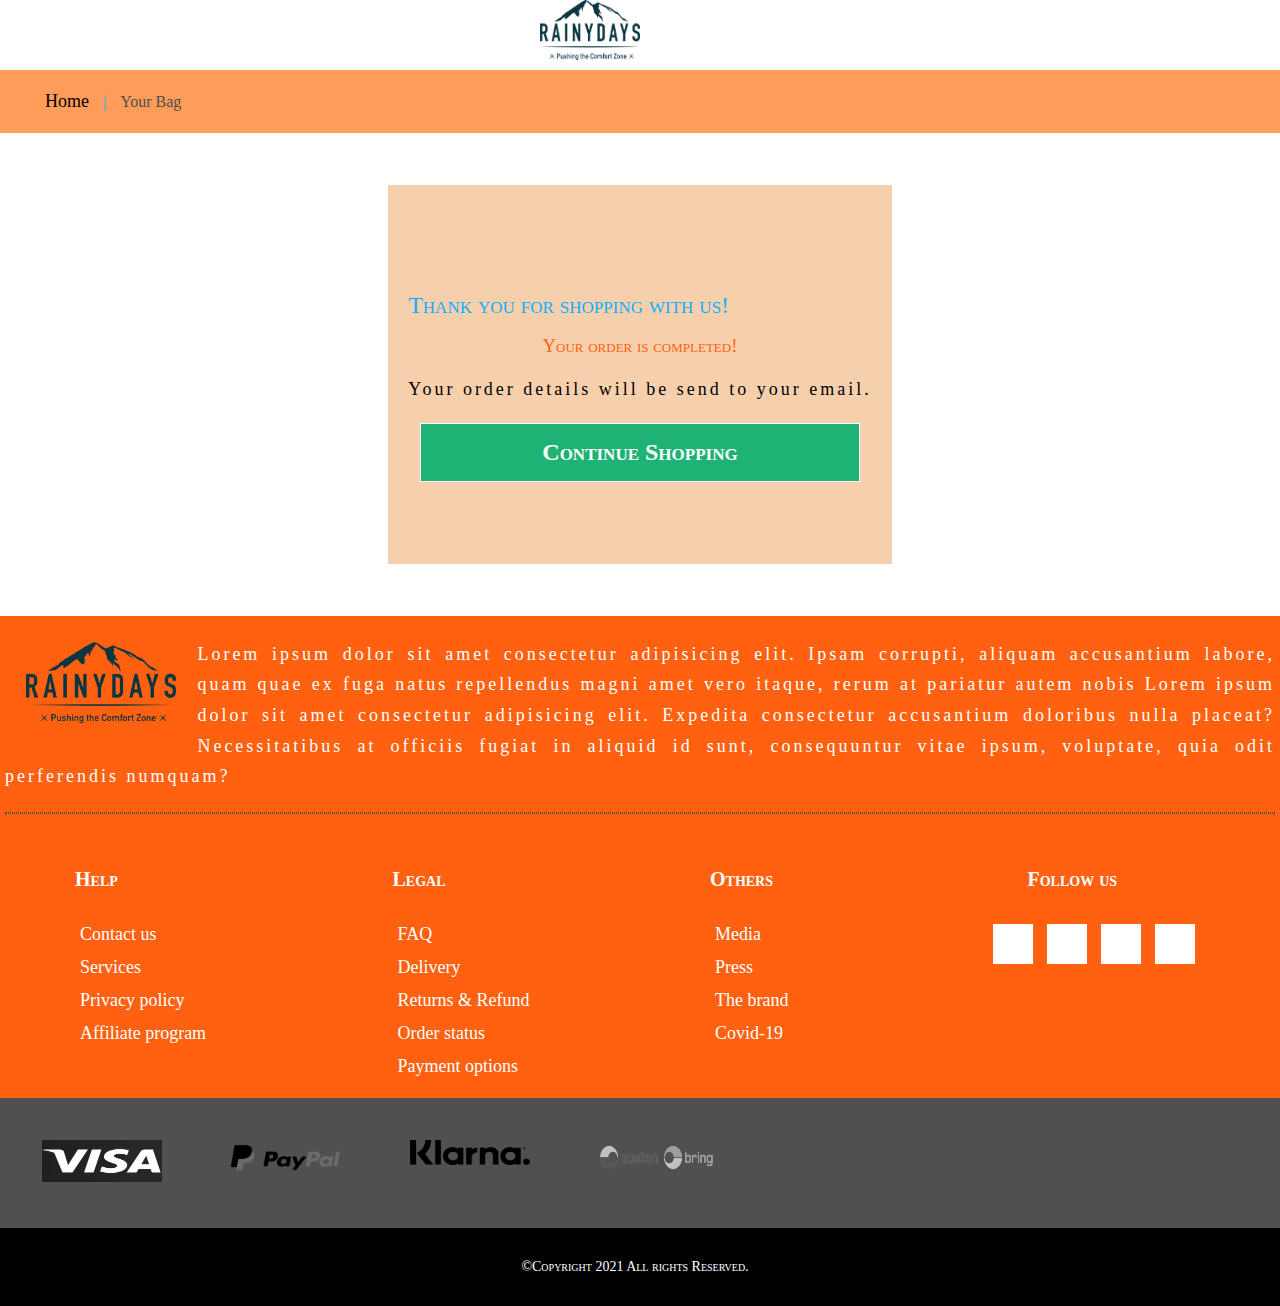
<file: checkout-sucess.html>
<!DOCTYPE html>
<html lang="en">

<head>
    <meta charset="UTF-8">
    <meta http-equiv="X-UA-Compatible" content="IE=edge">
    <meta name="viewport" content="width=device-width, initial-scale=1.0">
    <link href='//fonts.googleapis.com/css?family=Montserrat:thin,extra-light,light,100,200,300,400,500,600,700,800'>
    <link href='//fonts.googleapis.com/css?family=Avenir:thin,extra-light,light,100,200,300,400,500,600,700,800'>
    <link rel="stylesheet" href="https://use.fontawesome.com/releases/v5.15.4/css/all.css"
        integrity="sha384-DyZ88mC6Up2uqS4h/KRgHuoeGwBcD4Ng9SiP4dIRy0EXTlnuz47vAwmeGwVChigm" crossorigin="anonymous">
    <link rel="stylesheet" href="css/main.css">
    <link rel="stylesheet" href="css/root.css">
    <link rel="stylesheet" href="css/product.css">
    <title>Your Bag-The Rainy Days</title>
</head>

<body>
    <!-- navbar section -->
    <div class="navbar" id="top">
        <div class="logo">
            <img src="images/Logo.png" alt="logo" height="60px" width="100px">
        </div>
        <!-- this menu will be updated later using JS  -->
        <div class="menu">
            <label for="hamburger">
                <i class="fas fa-bars fa-2x"></i>
            </label>
            <input type="checkbox" id="hamburger">
            <nav class="hamburger">
                <ul>
                    <li><a href="index.html">Home</a></li>
                    <li><a href="about.html">About Us</a></li>
                    <li><a href="products.html">Products</a></li>
                    <li><a href="contact.html">Contact Us</a></li>
                </ul>
            </nav>
        </div>
        <!-- end of nav -->
        <!-- top bar icons -->
        <div class="side-icons">
            <div class="user-icon">
                <a href="login.html"><i class="fas fa-user fa-1x"></i></a>
            </div>
            <div class="shopping-bag">
                <a href="bag.html"> <i class="fas fa-shopping-bag fa-1x"></i></a>
            </div>
            <div class="search-icon">
                <a href="search.html"> <i class="fas fa-search fa-1x"></i></a>
            </div>
        </div>
    </div>
    <!-- end of navbar -->
    <!-- breadcrumb -->
    <div class="breadcrumb">
        <ul>
            <li><a href="index.html">Home</li></a>
            <li class="b-active">Your Bag</li>
        </ul>
    </div>
    <!-- end of breadcrumb -->
    <!-- product bag section -->
    <div class="main-container">
       <div class="checkout-success">
      <center><i class="far fa-check-circle fa-2x"></i></center> 
           <h2>Thank you for shopping with us!</h2>
<center><h3>Your order is completed!</h3></center>
<p>Your order details will be send to your email.</p>
<a href="categories.html"><div class="primary-btn">Continue Shopping</div></a>
        </div>
    </div>

    <!-- end of bag section -->

    <!-- footer Section -->
    <footer class="footer">
        <div class="footer-container">
            <div class="footer-logo">
                <img src="images/Logo.png" alt="" srcset="">
            </div>
            <p>Lorem ipsum dolor sit amet consectetur adipisicing elit. Ipsam corrupti, aliquam accusantium
                labore, quam quae ex fuga natus repellendus magni amet vero itaque, rerum at pariatur autem
                nobis Lorem ipsum dolor sit amet consectetur adipisicing elit. Expedita consectetur accusantium
                doloribus nulla placeat? Necessitatibus at officiis fugiat in aliquid id sunt, consequuntur
                vitae ipsum, voluptate, quia odit perferendis numquam?</p>
            <hr>
            <div class="footer-col">
                <h3>Help</h3>
                <ul>
                    <li><a href="#">Contact us</a></li>
                    <li><a href="#">Services</a></li>
                    <li><a href="#">Privacy policy</a></li>
                    <li><a href="#">Affiliate program</a></li>
                </ul>
            </div>
            <div class="footer-col">
                <h3>Legal</h3>
                <ul>
                    <li><a href="#">FAQ</a></li>
                    <li><a href="#">Delivery</a></li>
                    <li><a href="#">Returns & Refund</a></li>
                    <li><a href="#">Order status</a></li>
                    <li><a href="#">Payment options</a></li>
                </ul>
            </div>
            <div class="footer-col">
                <h3>Others</h3>
                <ul>
                    <li><a href="#">Media</a></li>
                    <li><a href="#">Press</a></li>
                    <li><a href="#">The brand</a></li>
                    <li><a href="#">Covid-19 </a></li>
                </ul>
            </div>
            <div class="footer-col last-child">
                <h3>Follow us</h3>
                <div class="social-links">
                    <a href="#"><i class="fab fa-facebook-f"></i></a>
                    <a href="#"><i class="fab fa-twitter"></i></a>
                    <a href="#"><i class="fab fa-instagram"></i></a>
                    <a href="#"><i class="fab fa-linkedin-in"></i></a>
                </div>
            </div>
        </div>
        <div class="footer-brand">
            <div class="grayscale"><img src="images/visa.jpeg" alt="visa" height="42px" width="120px"></div>
            <div class="grayscale"><img src="images/paypal.png" alt="paypal" height="35px" width="120px"></div>
            <div class="grayscale"><img src="images/klarna.png" alt="klarna" height="25px" width="120px"></div>
            <div class="grayscale"><img src="images/posten.png" alt="posten" height="35px" width="125px"></div>

        </div>
        <div class="footer-bottom">
            <div class="footer-p">&copy;Copyright 2021 All rights Reserved.</div>
            <div class="footer-backtotop">
                <a href="#top"> <i class="fas fa-caret-square-up fa-2x"></i></a>
            </div>
        </div>

    </footer>

    <!-- end of footer section -->
</body>

</html>
</file>
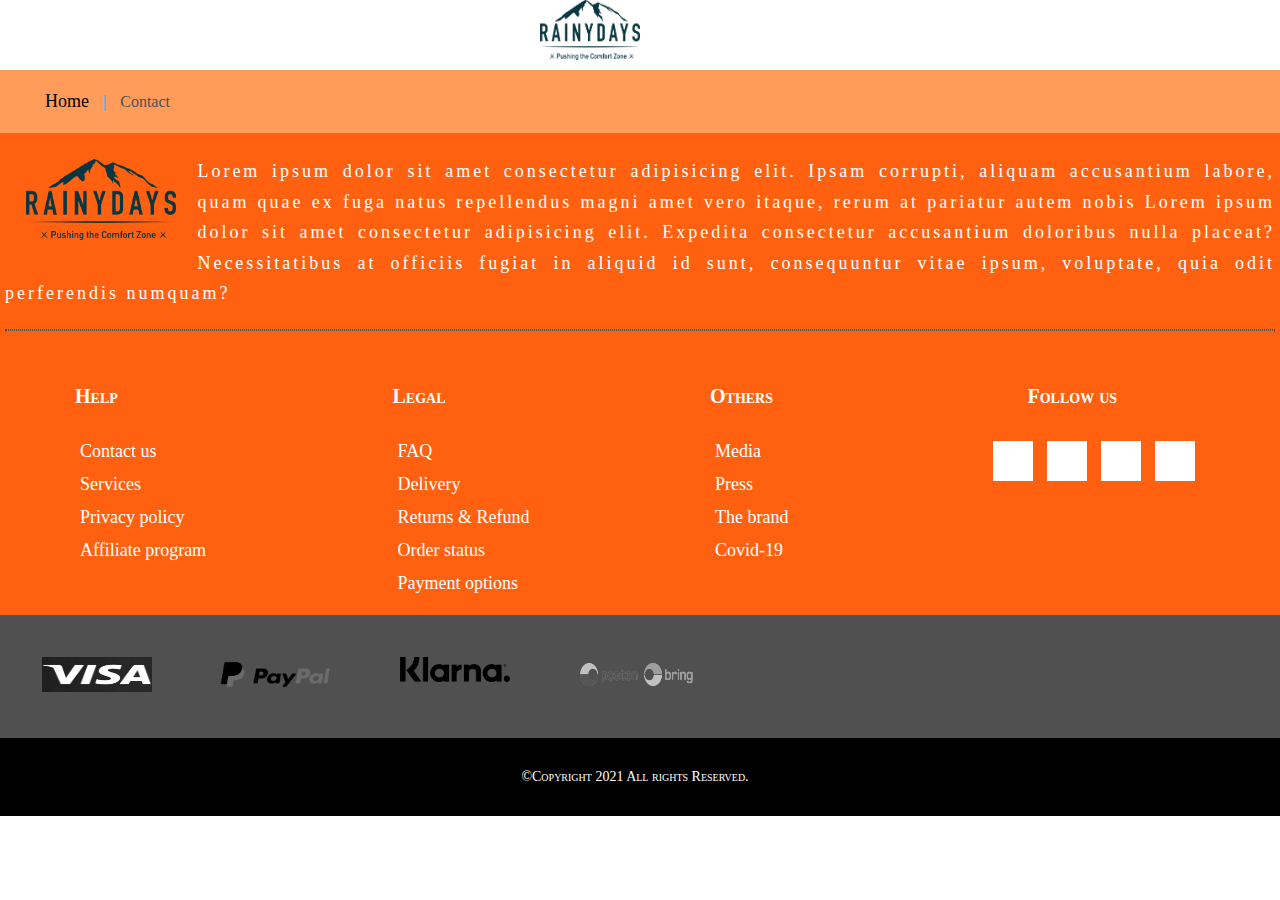
<file: contact.html>
<!DOCTYPE html>
<html lang="en">

<head>
    <meta charset="UTF-8">
    <meta http-equiv="X-UA-Compatible" content="IE=edge">
    <meta name="viewport" content="width=device-width, initial-scale=1.0">
    <link href='//fonts.googleapis.com/css?family=Montserrat:thin,extra-light,light,100,200,300,400,500,600,700,800'>
    <link href='//fonts.googleapis.com/css?family=Avenir:thin,extra-light,light,100,200,300,400,500,600,700,800'>
    <link rel="stylesheet" href="https://use.fontawesome.com/releases/v5.15.4/css/all.css"
        integrity="sha384-DyZ88mC6Up2uqS4h/KRgHuoeGwBcD4Ng9SiP4dIRy0EXTlnuz47vAwmeGwVChigm" crossorigin="anonymous">
    <link rel="stylesheet" href="css/main.css">
    <link rel="stylesheet" href="css/root.css">
    <title>Contacts-The Rainy Days</title>
</head>

<body>
    <!-- navbar section -->
    <div class="navbar" id="top">
        <div class="logo">
            <img src="images/Logo.png" alt="logo" height="60px" width="100px">
        </div>
        <!-- this menu will be updated later using JS  -->
        <div class="menu">
            <label for="hamburger">
                <i class="fas fa-bars fa-2x"></i>
            </label>
            <input type="checkbox" id="hamburger">
            <nav class="hamburger">
                <ul>
                    <li><a href="index.html">Home</a></li>
                    <li><a href="about.html">About Us</a></li>
                    <li><a href="products.html">Products</a></li>
                    <li><a href="contact.html">Contact Us</a></li>
                </ul>
            </nav>
        </div>
        <!-- end of nav -->
        <!-- top bar icons -->
        <div class="side-icons">
            <div class="user-icon">
                <a href="login.html"><i class="fas fa-user fa-1x"></i></a>
            </div>
            <div class="shopping-bag">
                <a href="bag.html"> <i class="fas fa-shopping-bag fa-1x"></i></a>
            </div>
            <div class="search-icon">
                <a href="search.html"> <i class="fas fa-search fa-1x"></i></a>
            </div>
        </div>
    </div>
    <!-- end of navbar -->
     <!-- breadcrumb -->
     <div class="breadcrumb">
        <ul>
            <li><a href="index.html">Home</li></a>
            <li class="b-active">Contact</li>
        </ul>
    </div>
    <!-- end of breadcrumb -->
<!-- contact section -->


<!-- end of contact section -->
    
   <!-- footer Section -->
   <footer class="footer">
    <div class="footer-container">
        <div class="footer-logo">
            <img src="images/Logo.png" alt="" srcset="">
        </div>
        <p>Lorem ipsum dolor sit amet consectetur adipisicing elit. Ipsam corrupti, aliquam accusantium
            labore, quam quae ex fuga natus repellendus magni amet vero itaque, rerum at pariatur autem
            nobis Lorem ipsum dolor sit amet consectetur adipisicing elit. Expedita consectetur accusantium
            doloribus nulla placeat? Necessitatibus at officiis fugiat in aliquid id sunt, consequuntur
            vitae ipsum, voluptate, quia odit perferendis numquam?</p>
        <hr>
        <div class="footer-col">
            <h3>Help</h3>
            <ul>
                <li><a href="#">Contact us</a></li>
                <li><a href="#">Services</a></li>
                <li><a href="#">Privacy policy</a></li>
                <li><a href="#">Affiliate program</a></li>
            </ul>
        </div>
        <div class="footer-col">
            <h3>Legal</h3>
            <ul>
                <li><a href="#">FAQ</a></li>
                <li><a href="#">Delivery</a></li>
                <li><a href="#">Returns & Refund</a></li>
                <li><a href="#">Order status</a></li>
                <li><a href="#">Payment options</a></li>
            </ul>
        </div>
        <div class="footer-col">
            <h3>Others</h3>
            <ul>
                <li><a href="#">Media</a></li>
                <li><a href="#">Press</a></li>
                <li><a href="#">The brand</a></li>
                <li><a href="#">Covid-19 </a></li>
            </ul>
        </div>
        <div class="footer-col last-child">
            <h3>Follow us</h3>
            <div class="social-links">
                <a href="#"><i class="fab fa-facebook-f"></i></a>
                <a href="#"><i class="fab fa-twitter"></i></a>
                <a href="#"><i class="fab fa-instagram"></i></a>
                <a href="#"><i class="fab fa-linkedin-in"></i></a>
            </div>
        </div>
    </div>
    <div class="footer-brand">
        <div class="grayscale"><img src="images/visa.jpeg" alt="visa" height="35px" width="110px"></div>
        <div class="grayscale"><img src="images/paypal.png" alt="paypal" height="35px" width="120px"></div>
        <div class="grayscale"><img src="images/klarna.png" alt="klarna" height="25px" width="110px"></div>
        <div class="grayscale"><img src="images/posten.png" alt="posten" height="35px" width="125px"></div>
    </div>
    <div class="footer-bottom">
        <div class="footer-p">&copy;Copyright 2021 All rights Reserved.</div>
        <div class="footer-backtotop">
            <a href="#top"> <i class="fas fa-caret-square-up fa-2x"></i></a>
        </div>
    </div>
</footer>
<!-- end of footer section -->
</body>

</html>
</file>
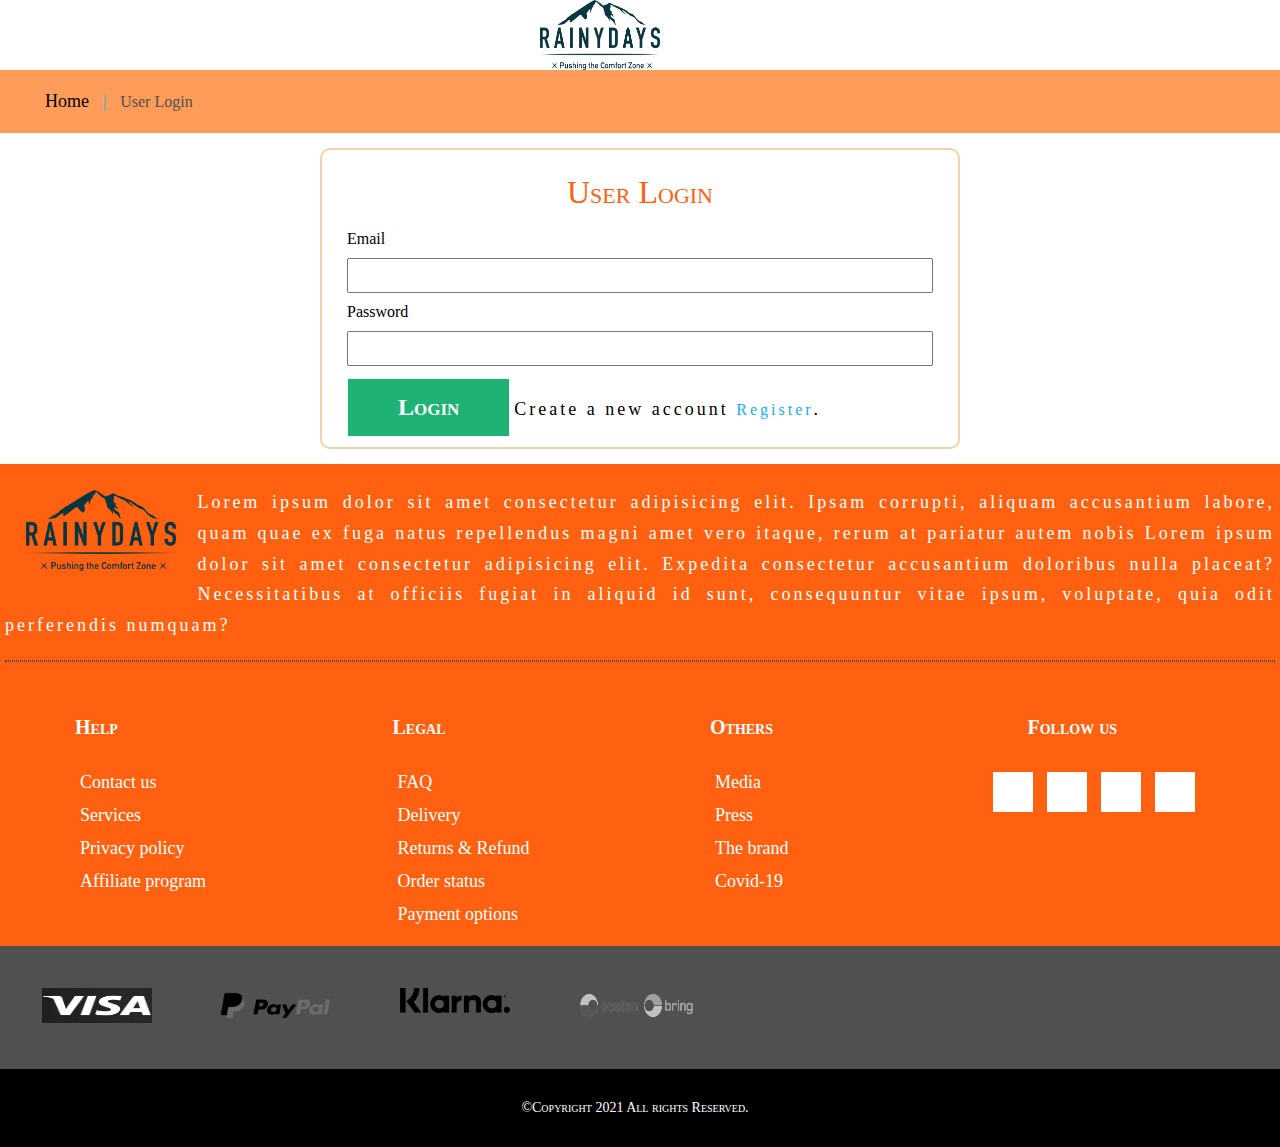
<file: login.html>
<!DOCTYPE html>
<html lang="en">

<head>
    <meta charset="UTF-8">
    <meta http-equiv="X-UA-Compatible" content="IE=edge">
    <meta name="viewport" content="width=device-width, initial-scale=1.0">
    <link href='//fonts.googleapis.com/css?family=Montserrat:thin,extra-light,light,100,200,300,400,500,600,700,800'>
    <link href='//fonts.googleapis.com/css?family=Avenir:thin,extra-light,light,100,200,300,400,500,600,700,800'>
    <link rel="stylesheet" href="https://use.fontawesome.com/releases/v5.15.4/css/all.css"
        integrity="sha384-DyZ88mC6Up2uqS4h/KRgHuoeGwBcD4Ng9SiP4dIRy0EXTlnuz47vAwmeGwVChigm" crossorigin="anonymous">
    <link rel="stylesheet" href="css/main.css">
    <link rel="stylesheet" href="css/root.css">
    <link rel="stylesheet" href="css/login.css">
    <title>Home-The Rainy Days</title>
</head>

<body>
    <!-- navbar section -->
    <div class="navbar">
        <div class="logo">
            <img src="images/Logo.png" alt="logo" height="70px" width="120px">
        </div>
        <!-- this menu will be updated later using JS  -->
        <div class="menu">
            <label for="hamburger">
                <i class="fas fa-bars fa-2x"></i>
            </label>
            <input type="checkbox" id="hamburger">
            <nav class="hamburger">
                <ul>
                    <li><a href="index.html">Home</a></li>
                    <li><a href="about.html">About Us</a></li>
                    <li><a href="products.html">Products</a></li>
                    <li><a href="contact.html">Contact Us</a></li>
                </ul>
            </nav>
        </div>
        <!-- end of nav -->

        <!-- side-icons -->
        <div class="side-icons">
            <div class="user-icon">
                <a href="login.html"><i class="fas fa-user fa-1x"></i></a>
            </div>
            <div class="shopping-bag">
                <a href="bag.html"> <i class="fas fa-shopping-bag fa-1x"></i></a>
            </div>
            <div class="search-icon">
                <a href="search.html"> <i class="fas fa-search fa-1x"></i></a>
            </div>
        </div>
    </div>
    <!-- breadcrumb -->
    <div class="breadcrumb">
        <ul>
            <li><a href="index.html">Home</li></a>
            <li class="b-active">User Login</li>
        </ul>
    </div>
    <!-- end of breadcrumb -->

    <!-- end of navbar -->
    <!-- login form -->
    <div class="container">
        <div class="form" action="login.php" method="post">
            <h1>User Login</h1>

            <label for="email">Email</label>
            <input type="email" id="email" name="email" validate="email" required>
            <label for="password">Password</label>
            <input type="password" id="password" name="password" validate="password" maxlength="10" required>
            <input type="submit" value="Login" name="submit" class="form-btn">
            <div class="container signin">
                <p>Create a new account <a href="register.html">Register</a>.</p>
            </div>
            </dir>
        </div>
        <!-- footer Section -->
        <footer class="footer">
            <div class="footer-container">
                <div class="footer-logo">
                    <img src="images/Logo.png" alt="footer logo">
                </div>
                <p>Lorem ipsum dolor sit amet consectetur adipisicing elit. Ipsam corrupti, aliquam accusantium
                    labore, quam quae ex fuga natus repellendus magni amet vero itaque, rerum at pariatur autem
                    nobis Lorem ipsum dolor sit amet consectetur adipisicing elit. Expedita consectetur accusantium
                    doloribus nulla placeat? Necessitatibus at officiis fugiat in aliquid id sunt, consequuntur
                    vitae ipsum, voluptate, quia odit perferendis numquam?</p>
                <hr>
                <div class="footer-col">
                    <h3>Help</h3>
                    <ul>
                        <li><a href="#">Contact us</a></li>
                        <li><a href="#">Services</a></li>
                        <li><a href="#">Privacy policy</a></li>
                        <li><a href="#">Affiliate program</a></li>
                    </ul>
                </div>
                <div class="footer-col">
                    <h3>Legal</h3>
                    <ul>
                        <li><a href="#">FAQ</a></li>
                        <li><a href="#">Delivery</a></li>
                        <li><a href="#">Returns & Refund</a></li>
                        <li><a href="#">Order status</a></li>
                        <li><a href="#">Payment options</a></li>
                    </ul>
                </div>
                <div class="footer-col">
                    <h3>Others</h3>
                    <ul>
                        <li><a href="#">Media</a></li>
                        <li><a href="#">Press</a></li>
                        <li><a href="#">The brand</a></li>
                        <li><a href="#">Covid-19 </a></li>
                    </ul>
                </div>
                <div class="footer-col last-child">
                    <h3>Follow us</h3>
                    <div class="social-links">
                        <a href="#"><i class="fab fa-facebook-f"></i></a>
                        <a href="#"><i class="fab fa-twitter"></i></a>
                        <a href="#"><i class="fab fa-instagram"></i></a>
                        <a href="#"><i class="fab fa-linkedin-in"></i></a>
                    </div>
                </div>
            </div>
            <div class="footer-brand">
                <div class="grayscale"><img src="images/visa.jpeg" alt="visa" height="35px" width="110px"></div>
                <div class="grayscale"><img src="images/paypal.png" alt="paypal" height="35px" width="120px"></div>
                <div class="grayscale"><img src="images/klarna.png" alt="klarna" height="25px" width="110px"></div>
                <div class="grayscale"><img src="images/posten.png" alt="posten" height="35px" width="125px"></div>
            </div>
            <div class="footer-bottom">
                <div class="footer-p">&copy;Copyright 2021 All rights Reserved.</div>
                <div class="footer-backtotop">
                    <a href="#top"> <i class="fas fa-caret-square-up fa-2x"></i></a>
                </div>
            </div>
        </footer>
        <!-- end of footer section -->
</body>

</html>
</file>
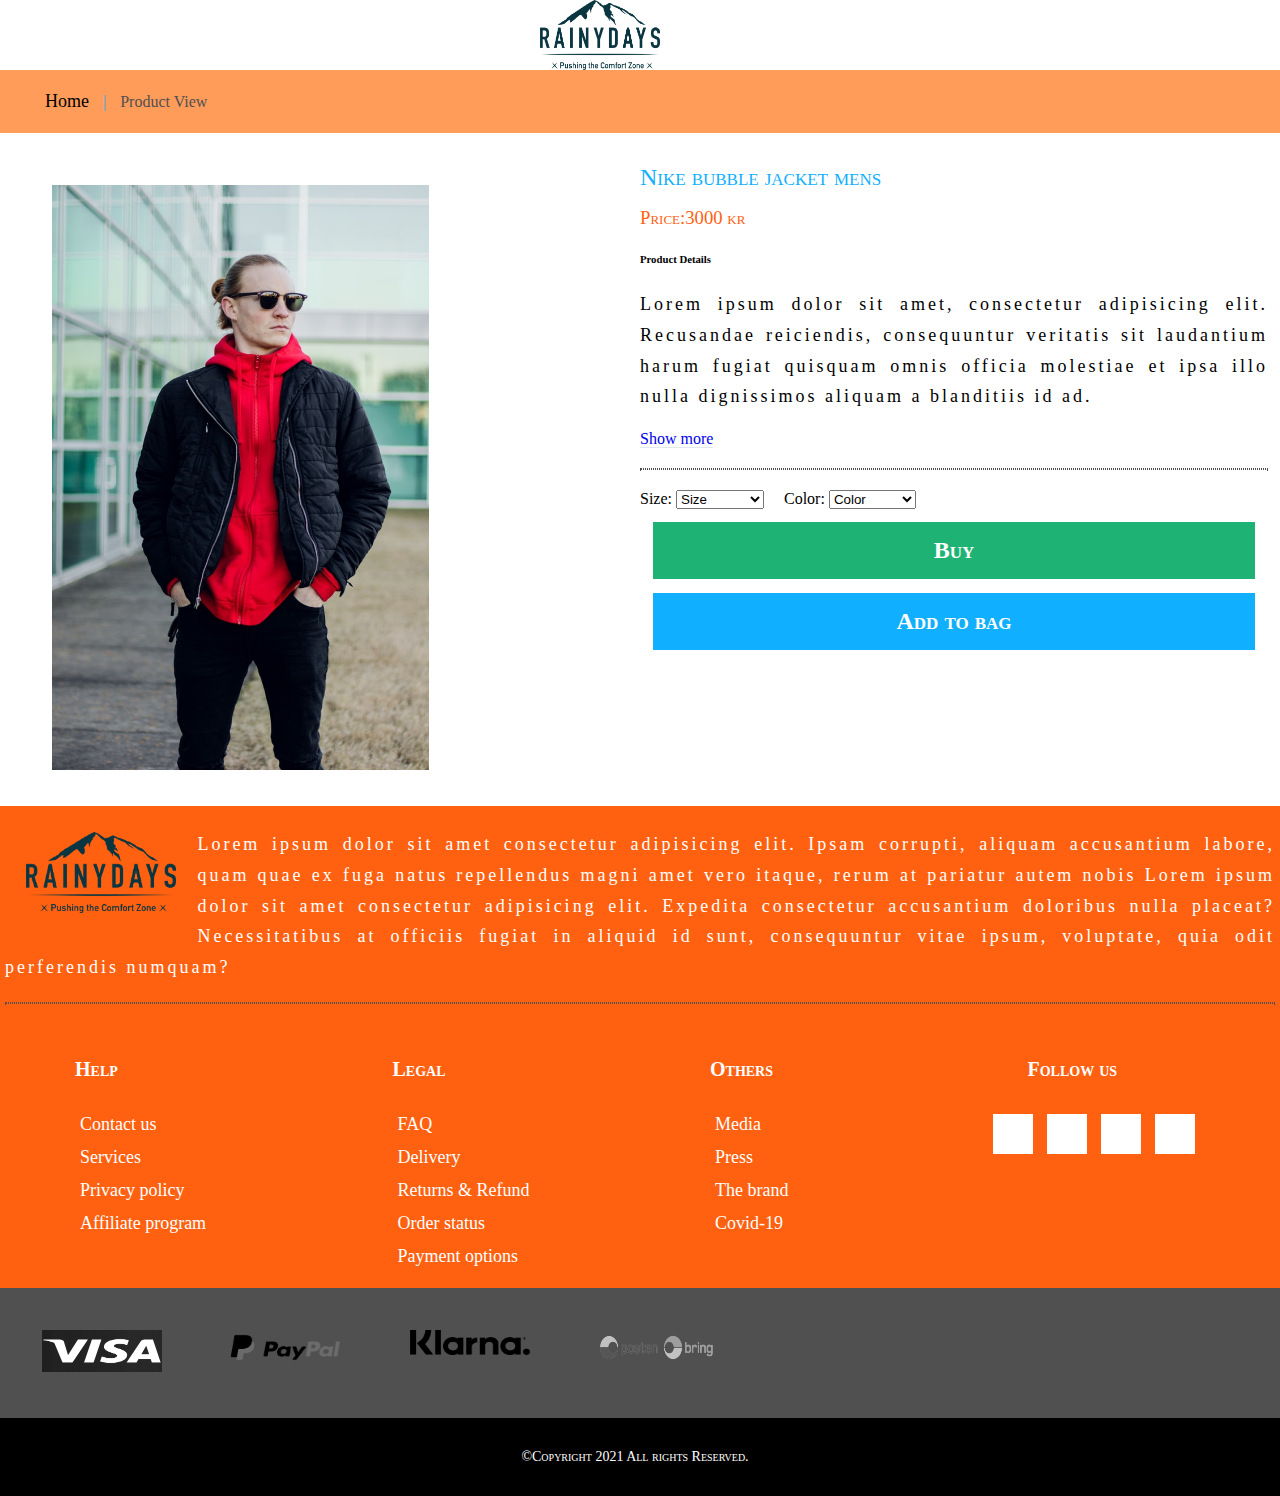
<file: products-view.html>
<!DOCTYPE html>
<html lang="en">

<head>
    <meta charset="UTF-8">
    <meta http-equiv="X-UA-Compatible" content="IE=edge">
    <meta name="viewport" content="width=device-width, initial-scale=1.0">
    <link href='//fonts.googleapis.com/css?family=Montserrat:thin,extra-light,light,100,200,300,400,500,600,700,800'>
    <link href='//fonts.googleapis.com/css?family=Avenir:thin,extra-light,light,100,200,300,400,500,600,700,800'>
    <link rel="stylesheet" href="https://use.fontawesome.com/releases/v5.15.4/css/all.css"
        integrity="sha384-DyZ88mC6Up2uqS4h/KRgHuoeGwBcD4Ng9SiP4dIRy0EXTlnuz47vAwmeGwVChigm" crossorigin="anonymous">
    <link rel="stylesheet" href="css/main.css">
    <link rel="stylesheet" href="css/root.css">
    <link rel="stylesheet" href="css/product.css">
    <title>Your Bag-The Rainy Days</title>
</head>

<body>
    <!-- navbar section -->
    <div class="navbar" id="top">
        <div class="logo">
            <img src="images/Logo.png" alt="logo" height="70px" width="120px">
        </div>
        <!-- this menu will be updated later using JS  -->
        <div class="menu">
            <label for="hamburger">
                <i class="fas fa-bars fa-2x"></i>
            </label>
            <input type="checkbox" id="hamburger">
            <nav class="hamburger">
                <ul>
                    <li><a href="index.html">Home</a></li>
                    <li><a href="about.html">About Us</a></li>
                    <li><a href="products.html">Products</a></li>
                    <li><a href="contact.html">Contact Us</a></li>
                </ul>
            </nav>
        </div>
        <!-- end of nav -->
        <!-- top bar icons -->
        <div class="side-icons">
            <div class="user-icon">
                <a href="login.html"><i class="fas fa-user fa-1x"></i></a>
            </div>
            <div class="shopping-bag">
                <a href="bag.html"> <i class="fas fa-shopping-bag fa-1x"></i></a>
            </div>
            <div class="search-icon">
                <a href="search.html"> <i class="fas fa-search fa-1x"></i></a>
            </div>
        </div>
    </div>
    <!-- end of navbar -->
    <!-- breadcrumb -->
    <div class="breadcrumb">
        <ul>
            <li><a href="index.html">Home</li></a>
            <li class="b-active">Product View</li>
        </ul>
    </div>
    <!-- end of breadcrumb -->
    <!-- product bag section -->
    <div class="main-container">
        <div class="left-col">
            <img src="images/products/m1.jpeg" alt="nike red">
        </div>
        <div class="right-col">
            <div class="product-description">
                <h2>Nike bubble jacket mens</h2>
                <h3>Price:3000 kr</h3>
                <h6>Product Details</h6>
                <p>Lorem ipsum dolor sit amet, consectetur adipisicing elit. Recusandae reiciendis, consequuntur
                    veritatis sit laudantium harum fugiat quisquam omnis officia molestiae et ipsa illo nulla
                    dignissimos aliquam a blanditiis id ad.</p> <a href=">#">Show more</a>
                <hr>
                <form action="" method="post">
                    <label for="category"> Size:</label>
                    <select id="size" name="size">
                        <option value="size">Size</option>
                        <option value="Extra small">Extra small</option>
                        <option value="Small">Small</option>
                        <option value="Medium">Medium</option>
                        <option value="Large">Large</option>
                        <option value="Extra large">Extra large</option>
                    </select>
                    <label for="category">&nbsp;&nbsp;&nbsp; Color:</label>
                    <select id="color" name="color">
                        <option value="color">Color</option>
                        <option value="Extra small">Red</option>
                        <option value="Small">Green</option>
                        <option value="Medium">Blue</option>
                        <option value="Large">Black</option>
                        <option value="Extra large">Extra large</option>
                    </select>
                </form>

                <a href="checkout-opt.html">
                    <div class="primary-btn">Buy</div>
                </a>
                <a href="checkout-opt.html">
                    <div class="secondary-btn">Add to bag</div>
                </a>
            </div>
        </div>
    </div>

    <!-- end of bag section -->

    <!-- footer Section -->
    <footer class="footer">
        <div class="footer-container">
            <div class="footer-logo">
                <img src="images/Logo.png" alt="footer logo">
            </div>
            <p>Lorem ipsum dolor sit amet consectetur adipisicing elit. Ipsam corrupti, aliquam accusantium
                labore, quam quae ex fuga natus repellendus magni amet vero itaque, rerum at pariatur autem
                nobis Lorem ipsum dolor sit amet consectetur adipisicing elit. Expedita consectetur accusantium
                doloribus nulla placeat? Necessitatibus at officiis fugiat in aliquid id sunt, consequuntur
                vitae ipsum, voluptate, quia odit perferendis numquam?</p>
            <hr>
            <div class="footer-col">
                <h3>Help</h3>
                <ul>
                    <li><a href="#">Contact us</a></li>
                    <li><a href="#">Services</a></li>
                    <li><a href="#">Privacy policy</a></li>
                    <li><a href="#">Affiliate program</a></li>
                </ul>
            </div>
            <div class="footer-col">
                <h3>Legal</h3>
                <ul>
                    <li><a href="#">FAQ</a></li>
                    <li><a href="#">Delivery</a></li>
                    <li><a href="#">Returns & Refund</a></li>
                    <li><a href="#">Order status</a></li>
                    <li><a href="#">Payment options</a></li>
                </ul>
            </div>
            <div class="footer-col">
                <h3>Others</h3>
                <ul>
                    <li><a href="#">Media</a></li>
                    <li><a href="#">Press</a></li>
                    <li><a href="#">The brand</a></li>
                    <li><a href="#">Covid-19 </a></li>
                </ul>
            </div>
            <div class="footer-col last-child">
                <h3>Follow us</h3>
                <div class="social-links">
                    <a href="#"><i class="fab fa-facebook-f"></i></a>
                    <a href="#"><i class="fab fa-twitter"></i></a>
                    <a href="#"><i class="fab fa-instagram"></i></a>
                    <a href="#"><i class="fab fa-linkedin-in"></i></a>
                </div>
            </div>
        </div>
        <div class="footer-brand">
            <div class="grayscale"><img src="images/visa.jpeg" alt="visa" height="42px" width="120px"></div>
            <div class="grayscale"><img src="images/paypal.png" alt="paypal" height="35px" width="120px"></div>
            <div class="grayscale"><img src="images/klarna.png" alt="klarna" height="25px" width="120px"></div>
            <div class="grayscale"><img src="images/posten.png" alt="posten" height="35px" width="125px"></div>

        </div>
        <div class="footer-bottom">
            <div class="footer-p">&copy;Copyright 2021 All rights Reserved.</div>
            <div class="footer-backtotop">
                <a href="#top"> <i class="fas fa-caret-square-up fa-2x"></i></a>
            </div>
        </div>

    </footer>

    <!-- end of footer section -->
</body>

</html>
</file>
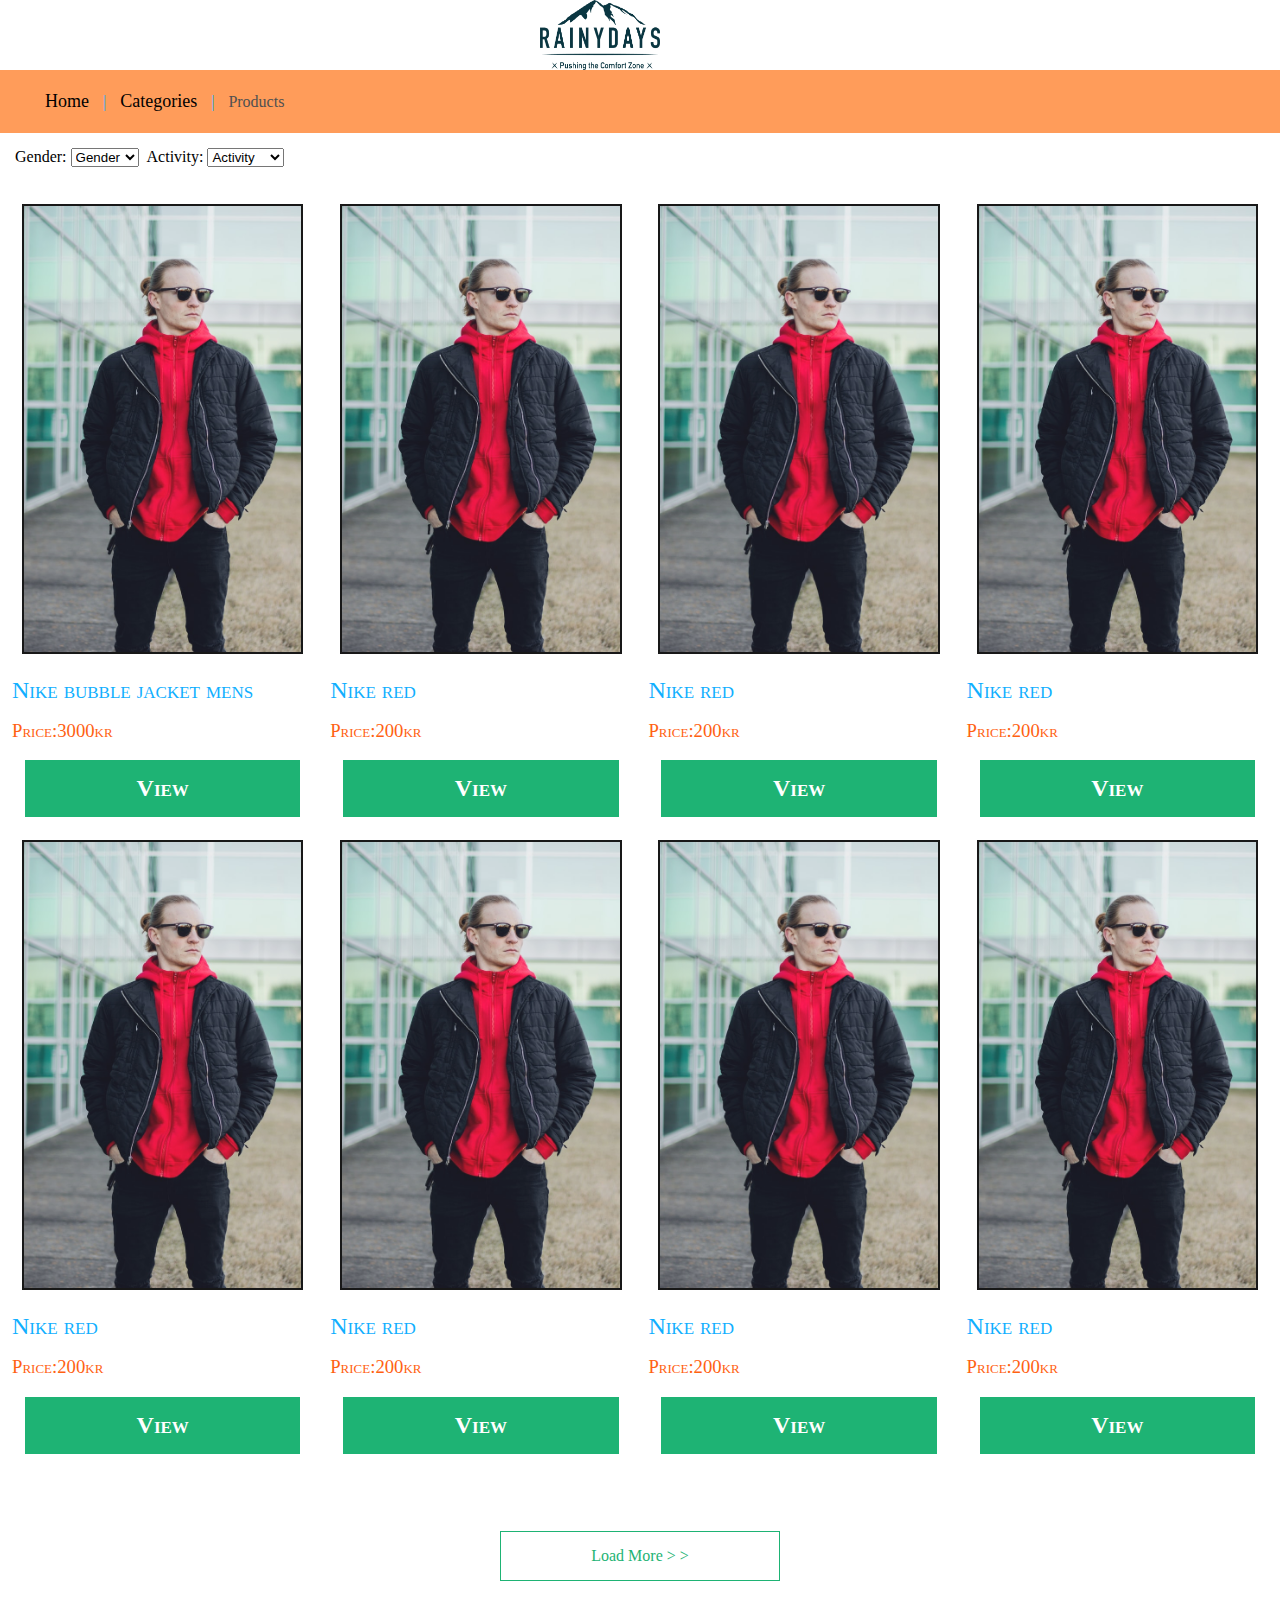
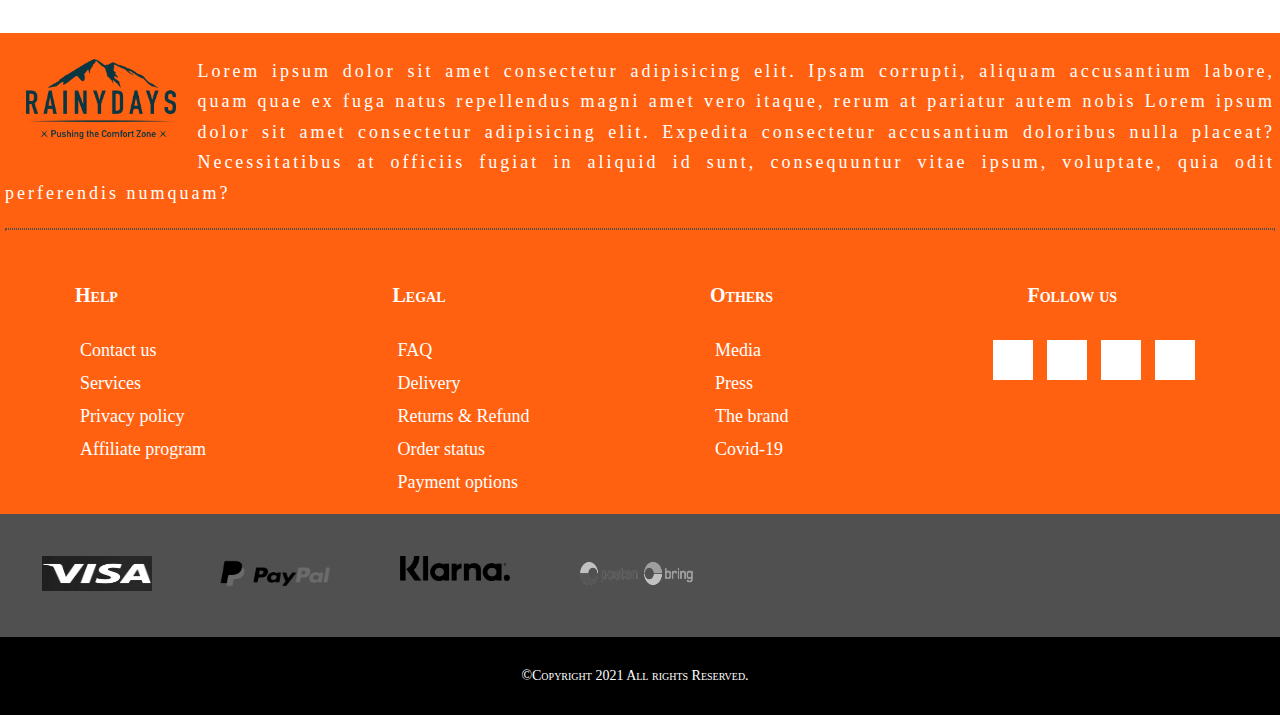
<file: products.html>
<!DOCTYPE html>
<html lang="en">

<head>
    <meta charset="UTF-8">
    <meta http-equiv="X-UA-Compatible" content="IE=edge">
    <meta name="viewport" content="width=device-width, initial-scale=1.0">
    <link href='//fonts.googleapis.com/css?family=Montserrat:thin,extra-light,light,100,200,300,400,500,600,700,800'>
    <link href='//fonts.googleapis.com/css?family=Avenir:thin,extra-light,light,100,200,300,400,500,600,700,800'>
    <link rel="stylesheet" href="https://use.fontawesome.com/releases/v5.15.4/css/all.css"
        integrity="sha384-DyZ88mC6Up2uqS4h/KRgHuoeGwBcD4Ng9SiP4dIRy0EXTlnuz47vAwmeGwVChigm" crossorigin="anonymous">
    <link rel="stylesheet" href="css/main.css">
    <link rel="stylesheet" href="css/root.css">
    <link rel="stylesheet" href="css/product.css">
    <title>Products-The Rainy Days</title>
</head>

<body>
    <!-- navbar section -->
    <div class="navbar" id="top">
        <div class="logo">
            <img src="images/Logo.png" alt="logo" height="70px" width="120px">
        </div>
        <!-- this menu will be updated later using JS  -->
        <div class="menu">
            <label for="hamburger">
                <i class="fas fa-bars fa-2x"></i>
            </label>
            <input type="checkbox" id="hamburger">
            <nav class="hamburger">
                <ul>
                    <li><a href="index.html">Home</a></li>
                    <li><a href="about.html">About Us</a></li>
                    <li><a href="products.html">Products</a></li>
                    <li><a href="contact.html">Contact Us</a></li>
                </ul>
            </nav>
        </div>
        <!-- end of nav -->
        <!-- top bar icons -->
        <div class="side-icons">
            <div class="user-icon">
                <a href="login.html"><i class="fas fa-user fa-1x"></i></a>
            </div>
            <div class="shopping-bag">
                <a href="bag.html"> <i class="fas fa-shopping-bag fa-1x"></i></a>
            </div>
            <div class="search-icon">
                <a href="search.html"> <i class="fas fa-search fa-1x"></i></a>
            </div>
        </div>
    </div>
    <!-- end of navbar -->
    <!-- breadcrumb -->
    <div class="breadcrumb">
        <ul>
            <li><a href="index.html">Home</li></a>
            <li><a href="categories.html">Categories</li></a>
            <li class="b-active">Products</li>
        </ul>
    </div>
    <!-- end of breadcrumb -->
    <!-- products section -->
    <div class="filter">
        <form action="" method="post">
            <label for="category"> Gender:</label>
            <select id="gender" name="gender">
                <option value="gender">Gender</option>
                <option value="man">Man</option>
                <option value="woman">Woman</option>
            </select>
            <label for="category">&nbsp;Activity:</label>
            <select id="gender" name="gender">
                <option value="activity">Activity</option>
                <option value="hiking">Hiking</option>
                <option value="skiing">Skiing</option>
                <option value="canoeing">canoeing</option>
                <option value="camping">camping</option>
                <option value="outing">Outing</option>
                <option value="">canoeing</option>
            </select>
        </form>
    </div>
    <div class="main-container">
        <div class="product">
            <div class="product-img"><img src="images/products/m1.jpeg" alt="" height="150px" width="100px">
            </div>
            <div class="product-description">
                <h2>Nike bubble jacket mens</h2>
                <h3>Price:3000kr</h3>
            </div>
            <a href="products-view.html">
                <div class="primary-btn">View</div>
            </a>

        </div>
        <div class="product">
            <div class="product-img"><img src="images/products/m1.jpeg" alt="" height="150px" width="100px">
            </div>
            <div class="product-description">
                <h2>Nike red</h2>
                <h3>Price:200kr</h3>
            </div>
            <div class="primary-btn">View</div>

        </div>
        <div class="product">
            <div class="product-img"><img src="images/products/m1.jpeg" alt="" height="150px" width="100px">
            </div>
            <div class="product-description">
                <h2>Nike red</h2>
                <h3>Price:200kr</h3>
            </div>
            <div class="primary-btn">View</div>
        </div>
        <div class="product">
            <div class="product-img"><img src="images/products/m1.jpeg" alt="" height="150px" width="100px">
            </div>
            <div class="product-description">
                <h2>Nike red</h2>
                <h3>Price:200kr</h3>
            </div>
            <div class="primary-btn">View</div>

        </div>

        <div class="product">
            <div class="product-img"><img src="images/products/m1.jpeg" alt="" height="150px" width="100px"></div>
            <div class="product-description">
                <h2>Nike red</h2>
                <h3>Price:200kr</h3>
            </div>
            <div class="primary-btn">View</div>

        </div>

        <div class="product">
            <div class="product-img"><img src="images/products/m1.jpeg" alt="" height="150px" width="100px"></div>
            <div class="product-description">
                <h2>Nike red</h2>
                <h3>Price:200kr</h3>
            </div>
            <div class="primary-btn">View</div>
        </div>
        <div class="product">
            <div class="product-img"><img src="images/products/m1.jpeg" alt="" height="150px" width="100px"></div>
            <div class="product-description">
                <h2>Nike red</h2>
                <h3>Price:200kr</h3>
            </div>
            <div class="primary-btn">View</div>
        </div>
        <div class="product">
            <div class="product-img"><img src="images/products/m1.jpeg" alt="" height="150px" width="100px"></div>
            <div class="product-description">
                <h2>Nike red</h2>
                <h3>Price:200kr</h3>
            </div>
            <div class="primary-btn">View</div>
        </div>
    </div>
    <div class="load-more">
        <div class="white-btn">Load More > ></div>
    </div>


    <!-- end of products section -->
    <!-- footer Section -->
    <footer class="footer">
        <div class="footer-container">
            <div class="footer-logo">
                <img src="images/Logo.png" alt="footer logo">
            </div>
            <p>Lorem ipsum dolor sit amet consectetur adipisicing elit. Ipsam corrupti, aliquam accusantium
                labore, quam quae ex fuga natus repellendus magni amet vero itaque, rerum at pariatur autem
                nobis Lorem ipsum dolor sit amet consectetur adipisicing elit. Expedita consectetur accusantium
                doloribus nulla placeat? Necessitatibus at officiis fugiat in aliquid id sunt, consequuntur
                vitae ipsum, voluptate, quia odit perferendis numquam?</p>
            <hr>
            <div class="footer-col">
                <h3>Help</h3>
                <ul>
                    <li><a href="#">Contact us</a></li>
                    <li><a href="#">Services</a></li>
                    <li><a href="#">Privacy policy</a></li>
                    <li><a href="#">Affiliate program</a></li>
                </ul>
            </div>
            <div class="footer-col">
                <h3>Legal</h3>
                <ul>
                    <li><a href="#">FAQ</a></li>
                    <li><a href="#">Delivery</a></li>
                    <li><a href="#">Returns & Refund</a></li>
                    <li><a href="#">Order status</a></li>
                    <li><a href="#">Payment options</a></li>
                </ul>
            </div>
            <div class="footer-col">
                <h3>Others</h3>
                <ul>
                    <li><a href="#">Media</a></li>
                    <li><a href="#">Press</a></li>
                    <li><a href="#">The brand</a></li>
                    <li><a href="#">Covid-19 </a></li>
                </ul>
            </div>
            <div class="footer-col last-child">
                <h3>Follow us</h3>
                <div class="social-links">
                    <a href="#"><i class="fab fa-facebook-f"></i></a>
                    <a href="#"><i class="fab fa-twitter"></i></a>
                    <a href="#"><i class="fab fa-instagram"></i></a>
                    <a href="#"><i class="fab fa-linkedin-in"></i></a>
                </div>
            </div>
        </div>
        <div class="footer-brand">
            <div class="grayscale"><img src="images/visa.jpeg" alt="visa" height="35px" width="110px"></div>
            <div class="grayscale"><img src="images/paypal.png" alt="paypal" height="35px" width="120px"></div>
            <div class="grayscale"><img src="images/klarna.png" alt="klarna" height="25px" width="110px"></div>
            <div class="grayscale"><img src="images/posten.png" alt="posten" height="35px" width="125px"></div>
        </div>
        <div class="footer-bottom">
            <div class="footer-p">&copy;Copyright 2021 All rights Reserved.</div>
            <div class="footer-backtotop">
                <a href="#top"> <i class="fas fa-caret-square-up fa-2x"></i></a>
            </div>
        </div>
    </footer>
    <!-- end of footer section -->
</body>

</html>
</file>
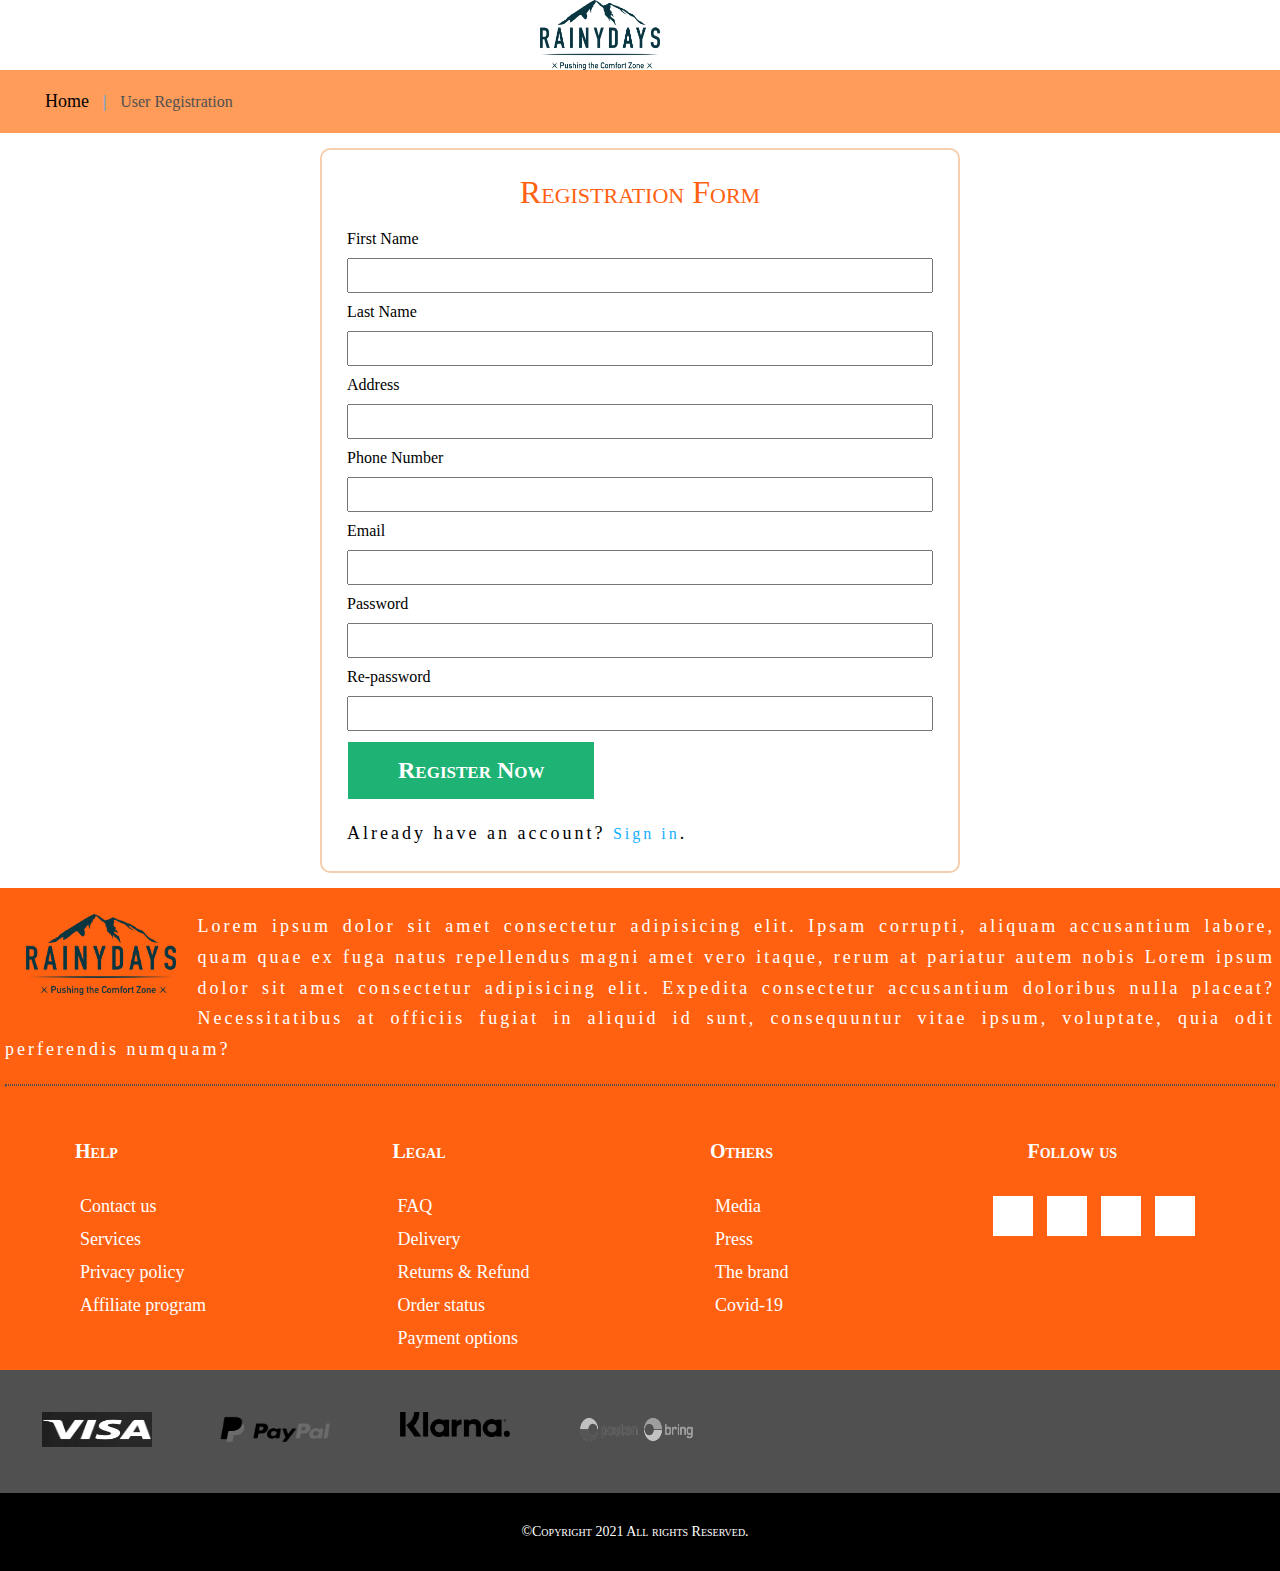
<file: register.html>
<!DOCTYPE html>
<html lang="en">

<head>
    <meta charset="UTF-8">
    <meta http-equiv="X-UA-Compatible" content="IE=edge">
    <meta name="viewport" content="width=device-width, initial-scale=1.0">
    <link href='//fonts.googleapis.com/css?family=Montserrat:thin,extra-light,light,100,200,300,400,500,600,700,800'>
    <link href='//fonts.googleapis.com/css?family=Avenir:thin,extra-light,light,100,200,300,400,500,600,700,800'>
    <link rel="stylesheet" href="https://use.fontawesome.com/releases/v5.15.4/css/all.css"
        integrity="sha384-DyZ88mC6Up2uqS4h/KRgHuoeGwBcD4Ng9SiP4dIRy0EXTlnuz47vAwmeGwVChigm" crossorigin="anonymous">
    <link rel="stylesheet" href="css/main.css">
    <link rel="stylesheet" href="css/root.css">
    <link rel="stylesheet" href="css/login.css">
    <title>Registration Form - The Rainy Days</title>
</head>

<body>
    <!-- navbar section -->
    <div class="navbar">
        <div class="logo">
            <img src="images/Logo.png" alt="logo" height="70px" width="120px">
        </div>
        <!-- this menu will be updated later using JS  -->
        <div class="menu">
            <label for="hamburger">
                <i class="fas fa-bars fa-2x"></i>
            </label>
            <input type="checkbox" id="hamburger">
            <nav class="hamburger">
                <ul>
                    <li><a href="index.html">Home</a></li>
                    <li><a href="about.html">About Us</a></li>
                    <li><a href="products.html">Products</a></li>
                    <li><a href="contact.html">Contact Us</a></li>
                </ul>
            </nav>
        </div>
        <!-- end of nav -->
        <!-- top bar icons -->
        <div class="side-icons">
            <div class="user-icon">
                <a href="login.html"><i class="fas fa-user fa-1x"></i></a>
            </div>
            <div class="shopping-bag">
                <a href="bag.html"> <i class="fas fa-shopping-bag fa-1x"></i></a>
            </div>
            <div class="search-icon">
                <a href="search.html"> <i class="fas fa-search fa-1x"></i></a>
            </div>
        </div>
    </div>
    <!-- end of top bar icons -->
    <!-- breadcrumb -->
    <div class="breadcrumb">
        <ul>
            <li><a href="index.html">Home</li></a>
            <li class="b-active">User Registration</li>
        </ul>
    </div>
    <!-- end of breadcrumb -->

    <!-- end of navbar -->
    <!-- Registration form -->
    <div class="form">
        <form action="register.php" method="post">
            <h1>Registration Form</h1>
            <label for="firstname">First Name</label>
            <input type="text" id="firstname" name="firstname">
            <label for="lastname">Last Name</label>
            <input type="text" id="lastname" name="lastname">
            <label for="address">Address</label>
            <input type="text" id="address" name="address">
            <label for="phonenumber">Phone Number</label>
            <input type="text" id="phonenumber" name="phonenumber">
            <label for="email">Email</label>
            <input type="email" id="email" name="email" validate="email" required>
            <label for="password">Password</label>
            <input type="password" id="password" name="password" validate="password" maxlength="10" required>
            <label for="repassword">Re-password</label>
            <input type="password" id="repassword" name="repassword" validate="password" maxlength="10" required>
            <input type="submit" value="Register Now" name="submit" class="form-btn">
            <div class="signin">
                <p>Already have an account? <a href="login.html">Sign in</a>.</p>
            </div>
    </div>
    <!-- End of the form -->

   <!-- footer Section -->
   <footer class="footer">
    <div class="footer-container">
        <div class="footer-logo">
            <img src="images/Logo.png" alt="footer logo" >
        </div>
        <p>Lorem ipsum dolor sit amet consectetur adipisicing elit. Ipsam corrupti, aliquam accusantium
            labore, quam quae ex fuga natus repellendus magni amet vero itaque, rerum at pariatur autem
            nobis Lorem ipsum dolor sit amet consectetur adipisicing elit. Expedita consectetur accusantium
            doloribus nulla placeat? Necessitatibus at officiis fugiat in aliquid id sunt, consequuntur
            vitae ipsum, voluptate, quia odit perferendis numquam?</p>
        <hr>
        <div class="footer-col">
            <h3>Help</h3>
            <ul>
                <li><a href="#">Contact us</a></li>
                <li><a href="#">Services</a></li>
                <li><a href="#">Privacy policy</a></li>
                <li><a href="#">Affiliate program</a></li>
            </ul>
        </div>
        <div class="footer-col">
            <h3>Legal</h3>
            <ul>
                <li><a href="#">FAQ</a></li>
                <li><a href="#">Delivery</a></li>
                <li><a href="#">Returns & Refund</a></li>
                <li><a href="#">Order status</a></li>
                <li><a href="#">Payment options</a></li>
            </ul>
        </div>
        <div class="footer-col">
            <h3>Others</h3>
            <ul>
                <li><a href="#">Media</a></li>
                <li><a href="#">Press</a></li>
                <li><a href="#">The brand</a></li>
                <li><a href="#">Covid-19 </a></li>
            </ul>
        </div>
        <div class="footer-col last-child">
            <h3>Follow us</h3>
            <div class="social-links">
                <a href="#"><i class="fab fa-facebook-f"></i></a>
                <a href="#"><i class="fab fa-twitter"></i></a>
                <a href="#"><i class="fab fa-instagram"></i></a>
                <a href="#"><i class="fab fa-linkedin-in"></i></a>
            </div>
        </div>
    </div>
    <div class="footer-brand">
        <div class="grayscale"><img src="images/visa.jpeg" alt="visa" height="35px" width="110px"></div>
        <div class="grayscale"><img src="images/paypal.png" alt="paypal" height="35px" width="120px"></div>
        <div class="grayscale"><img src="images/klarna.png" alt="klarna" height="25px" width="110px"></div>
        <div class="grayscale"><img src="images/posten.png" alt="posten" height="35px" width="125px"></div>
    </div>
    <div class="footer-bottom">
        <div class="footer-p">&copy;Copyright 2021 All rights Reserved.</div>
        <div class="footer-backtotop">
            <a href="#top"> <i class="fas fa-caret-square-up fa-2x"></i></a>
        </div>
    </div>
</footer>
<!-- end of footer section -->
</body>

</html>
</file>
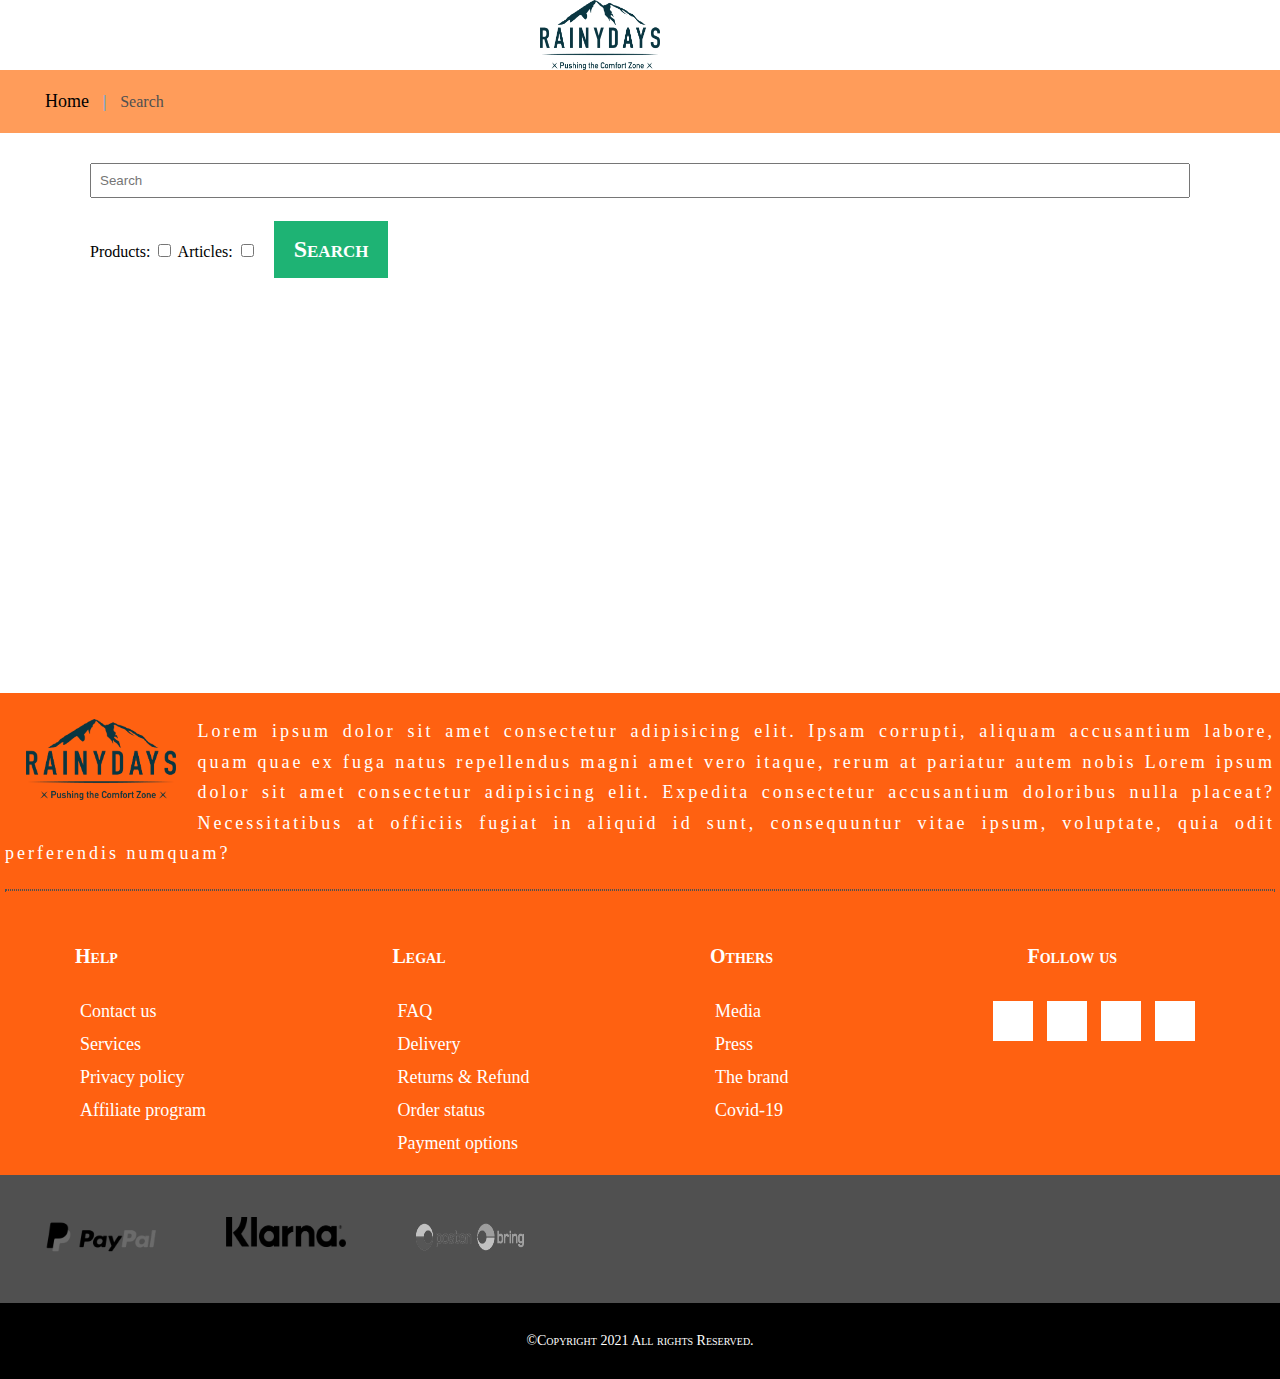
<file: search.html>
<!DOCTYPE html>
<html lang="en">

<head>
    <meta charset="UTF-8">
    <meta http-equiv="X-UA-Compatible" content="IE=edge">
    <meta name="viewport" content="width=device-width, initial-scale=1.0">
    <link href='//fonts.googleapis.com/css?family=Montserrat:thin,extra-light,light,100,200,300,400,500,600,700,800'>
    <link href='//fonts.googleapis.com/css?family=Avenir:thin,extra-light,light,100,200,300,400,500,600,700,800'>
    <link rel="stylesheet" href="https://use.fontawesome.com/releases/v5.15.4/css/all.css"
        integrity="sha384-DyZ88mC6Up2uqS4h/KRgHuoeGwBcD4Ng9SiP4dIRy0EXTlnuz47vAwmeGwVChigm" crossorigin="anonymous">
    <link rel="stylesheet" href="css/main.css">
    <link rel="stylesheet" href="css/root.css">
    <title>Home-The Rainy Days</title>
</head>

<body>
    <!-- navbar section -->
    <div class="navbar">
        <div class="logo">
            <img src="images/Logo.png" alt="logo" height="70px" width="120px">
        </div>
        <!-- this menu will be updated later using JS  -->
        <div class="menu">
            <label for="hamburger">
                <i class="fas fa-bars fa-2x"></i>
            </label>
            <input type="checkbox" id="hamburger">
            <nav class="hamburger">
                <ul>
                    <li><a href="index.html">Home</a></li>
                    <li><a href="about.html">About Us</a></li>
                    <li><a href="products.html">Products</a></li>
                    <li><a href="contact.html">Contact Us</a></li>
                </ul>
            </nav>
        </div>
        <!-- end of nav -->
        <!-- top bar icons -->
        <div class="side-icons">
            <div class="user-icon">
                <a href="login.html"><i class="fas fa-user fa-1x"></i></a>
            </div>
            <div class="shopping-bag">
                <a href="bag.html"> <i class="fas fa-shopping-bag fa-1x"></i></a>
            </div>
            <div class="search-icon">
                <a href="search.html"> <i class="fas fa-search fa-1x"></i></a>
            </div>
        </div>
    </div>
    <!-- end of navbar -->
    <!-- breadcrumb -->
    <div class="breadcrumb">
        <ul>
            <li><a href="index.html">Home</li></a>
            <li class="b-active">Search</li>
        </ul>
    </div>
<!-- search section -->
<div class="search">
    <div class="search-box">
    <form action="#" method="post" role="search">
    <input type="text" id="search" name="search" placeholder="Search">
    <label for="topic">Products:</label>
    <input type="checkbox" name="products" id="products">
    <label for="topic">Articles:</label>
    <input type="checkbox" name="Articles" id="articles">
    <input type="submit" value="Search" name="submit" class="primary-btn">
</form>
</div>
</div>
 
    <!-- footer Section -->
    <footer class="footer">
        <div class="footer-container">
            <div class="footer-logo">
                <img src="images/Logo.png" alt="footer logo" >
            </div>
            <p>Lorem ipsum dolor sit amet consectetur adipisicing elit. Ipsam corrupti, aliquam accusantium
                labore, quam quae ex fuga natus repellendus magni amet vero itaque, rerum at pariatur autem
                nobis Lorem ipsum dolor sit amet consectetur adipisicing elit. Expedita consectetur accusantium
                doloribus nulla placeat? Necessitatibus at officiis fugiat in aliquid id sunt, consequuntur
                vitae ipsum, voluptate, quia odit perferendis numquam?</p>
            <hr>
            <div class="footer-col">
                <h3>Help</h3>
                <ul>
                    <li><a href="#">Contact us</a></li>
                    <li><a href="#">Services</a></li>
                    <li><a href="#">Privacy policy</a></li>
                    <li><a href="#">Affiliate program</a></li>
                </ul>
            </div>
            <div class="footer-col">
                <h3>Legal</h3>
                <ul>
                    <li><a href="#">FAQ</a></li>
                    <li><a href="#">Delivery</a></li>
                    <li><a href="#">Returns & Refund</a></li>
                    <li><a href="#">Order status</a></li>
                    <li><a href="#">Payment options</a></li>
                </ul>
            </div>
            <div class="footer-col">
                <h3>Others</h3>
                <ul>
                    <li><a href="#">Media</a></li>
                    <li><a href="#">Press</a></li>
                    <li><a href="#">The brand</a></li>
                    <li><a href="#">Covid-19 </a></li>
                </ul>
            </div>
            <div class="footer-col last-child">
                <h3>Follow us</h3>
                <div class="social-links">
                    <a href="#"><i class="fab fa-facebook-f"></i></a>
                    <a href="#"><i class="fab fa-twitter"></i></a>
                    <a href="#"><i class="fab fa-instagram"></i></a>
                    <a href="#"><i class="fab fa-linkedin-in"></i></a>
                </div>
            </div>
        </div>
        <div class="footer-brand">
            <div class="grayscale"><img src="images/paypal.png" alt="paypal" height="40px" width="120px"></div>
            <div class="grayscale"><img src="images/klarna.png" alt="klarna" height="30px" width="120px"></div>
            <div class="grayscale"><img src="images/posten.png" alt="posten" height="40px" width="120px"></div>
        </div>
        <div class="footer-bottom">
            <div class="footer-p">&copy;Copyright 2021 All rights Reserved.</div>
        </div>
    </footer>

    <!-- end of footer section -->
</body>
</html>
</file>
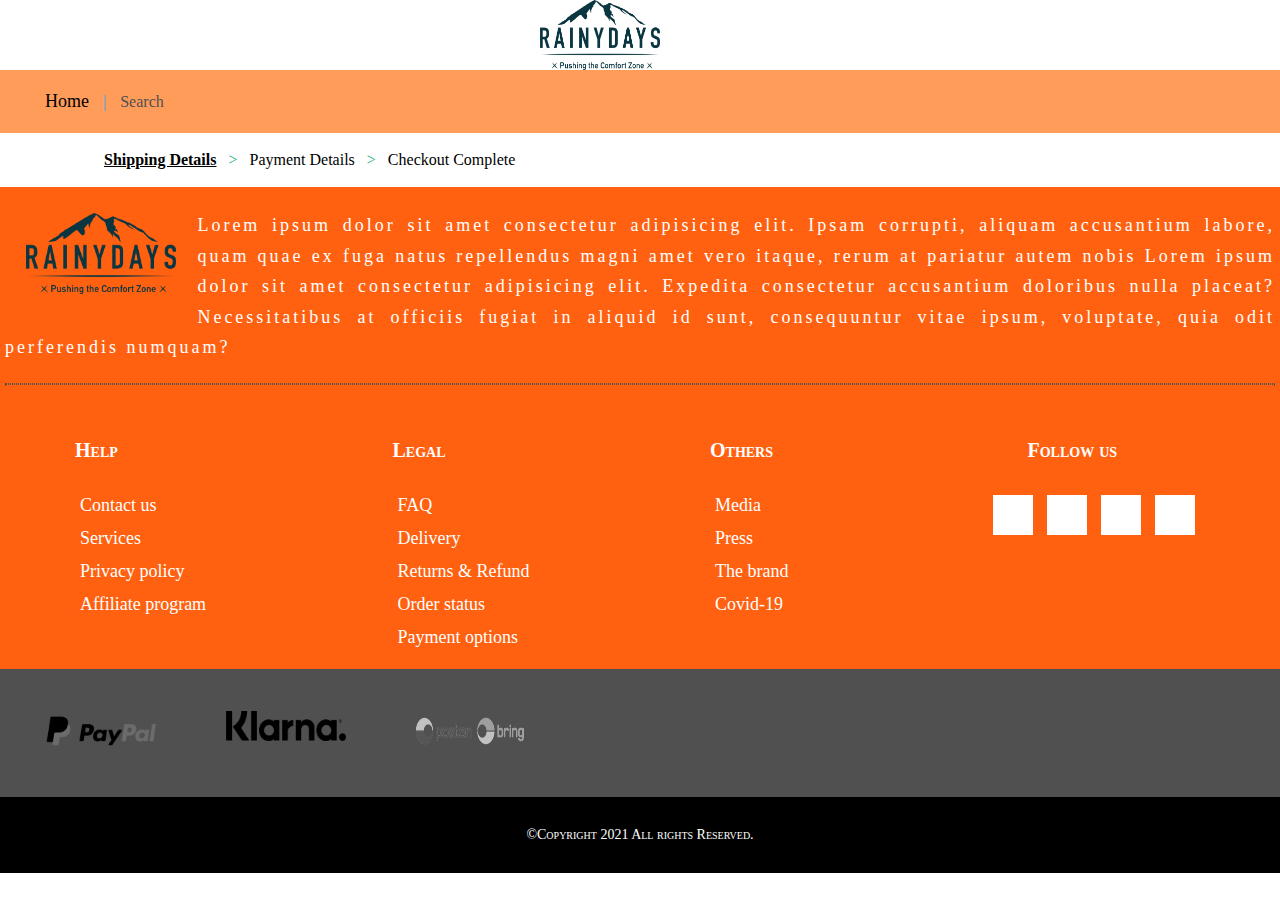
<file: step1.html>
<!DOCTYPE html>
<html lang="en">

<head>
    <meta charset="UTF-8">
    <meta http-equiv="X-UA-Compatible" content="IE=edge">
    <meta name="viewport" content="width=device-width, initial-scale=1.0">
    <link href='//fonts.googleapis.com/css?family=Montserrat:thin,extra-light,light,100,200,300,400,500,600,700,800'>
    <link href='//fonts.googleapis.com/css?family=Avenir:thin,extra-light,light,100,200,300,400,500,600,700,800'>
    <link rel="stylesheet" href="https://use.fontawesome.com/releases/v5.15.4/css/all.css"
        integrity="sha384-DyZ88mC6Up2uqS4h/KRgHuoeGwBcD4Ng9SiP4dIRy0EXTlnuz47vAwmeGwVChigm" crossorigin="anonymous">
    <link rel="stylesheet" href="css/main.css">
    <link rel="stylesheet" href="css/root.css">
    <link rel="stylesheet" href="css/checkout.css">
    <title>Home-The Rainy Days</title>
</head>

<body>
    <!-- navbar section -->
    <div class="navbar">
        <div class="logo">
            <img src="images/Logo.png" alt="logo" height="70px" width="120px">
        </div>
        <!-- this menu will be updated later using JS  -->
        <div class="menu">
            <label for="hamburger">
                <i class="fas fa-bars fa-2x"></i>
            </label>
            <input type="checkbox" id="hamburger">
            <nav class="hamburger">
                <ul>
                    <li><a href="index.html">Home</a></li>
                    <li><a href="about.html">About Us</a></li>
                    <li><a href="products.html">Products</a></li>
                    <li><a href="contact.html">Contact Us</a></li>
                </ul>
            </nav>
        </div>
        <!-- end of nav -->
        <!-- top bar icons -->
        <div class="side-icons">
            <div class="user-icon">
                <a href="login.html"><i class="fas fa-user fa-1x"></i></a>
            </div>
            <div class="shopping-bag">
                <a href="bag.html"> <i class="fas fa-shopping-bag fa-1x"></i></a>
            </div>
            <div class="search-icon">
                <a href="search.html"> <i class="fas fa-search fa-1x"></i></a>
            </div>
        </div>
    </div>
    <!-- end of navbar -->
    <!-- breadcrumb -->
    <div class="breadcrumb">
        <ul>
            <li><a href="index.html">Home</li></a>
            <li class="b-active">Search</li>
        </ul>
    </div>
<!-- shopping-bag -->
 <div class="main-container">
    <div class="checkout-step">
        <ul>
            <li class="step-active">Shipping Details</li>
           <li>Payment Details</li>
           <li>Checkout Complete</li>
        </ul>
    </div>
    <div class="container">
       <form action="" method="post"></form>

    </div>
</div>   
</div>
 
    <!-- footer Section -->
    <footer class="footer">
        <div class="footer-container">
            <div class="footer-logo">
                <img src="images/Logo.png" alt="footer logo" >
            </div>
            <p>Lorem ipsum dolor sit amet consectetur adipisicing elit. Ipsam corrupti, aliquam accusantium
                labore, quam quae ex fuga natus repellendus magni amet vero itaque, rerum at pariatur autem
                nobis Lorem ipsum dolor sit amet consectetur adipisicing elit. Expedita consectetur accusantium
                doloribus nulla placeat? Necessitatibus at officiis fugiat in aliquid id sunt, consequuntur
                vitae ipsum, voluptate, quia odit perferendis numquam?</p>
            <hr>
            <div class="footer-col">
                <h3>Help</h3>
                <ul>
                    <li><a href="#">Contact us</a></li>
                    <li><a href="#">Services</a></li>
                    <li><a href="#">Privacy policy</a></li>
                    <li><a href="#">Affiliate program</a></li>
                </ul>
            </div>
            <div class="footer-col">
                <h3>Legal</h3>
                <ul>
                    <li><a href="#">FAQ</a></li>
                    <li><a href="#">Delivery</a></li>
                    <li><a href="#">Returns & Refund</a></li>
                    <li><a href="#">Order status</a></li>
                    <li><a href="#">Payment options</a></li>
                </ul>
            </div>
            <div class="footer-col">
                <h3>Others</h3>
                <ul>
                    <li><a href="#">Media</a></li>
                    <li><a href="#">Press</a></li>
                    <li><a href="#">The brand</a></li>
                    <li><a href="#">Covid-19 </a></li>
                </ul>
            </div>
            <div class="footer-col last-child">
                <h3>Follow us</h3>
                <div class="social-links">
                    <a href="#"><i class="fab fa-facebook-f"></i></a>
                    <a href="#"><i class="fab fa-twitter"></i></a>
                    <a href="#"><i class="fab fa-instagram"></i></a>
                    <a href="#"><i class="fab fa-linkedin-in"></i></a>
                </div>
            </div>
        </div>
        <div class="footer-brand">
            <div class="grayscale"><img src="images/paypal.png" alt="paypal" height="40px" width="120px"></div>
            <div class="grayscale"><img src="images/klarna.png" alt="klarna" height="30px" width="120px"></div>
            <div class="grayscale"><img src="images/posten.png" alt="posten" height="40px" width="120px"></div>
        </div>
        <div class="footer-bottom">
            <div class="footer-p">&copy;Copyright 2021 All rights Reserved.</div>
        </div>
    </footer>

    <!-- end of footer section -->
</body>
</html>
</file>
<file: css/main.css>
/* google font */
@import url('//fonts.googleapis.com/css?family=Montserrat:thin,extra-light,light,100,200,300,400,500,600,700,800'>);
@import url('//fonts.googleapis.com/css?family=Avenir:thin,extra-light,light,100,200,300,400,500,600,700,800'>);

.root {
    --clr-primary-orange: #FF6111;
    --clr-primary-blue: #11AFFF;
    --clr-primary-green: #1EB374;
    --clr-dark: #000;
    --clr-light: rgb(145, 144, 144);
    --clr-neutral: #fff;
    --clr-light-bgcolor: #f6d0ac;
    --clr-dark-bgcolor: #ff9c5a;

    --ff-main-font: 'Montserrat';
    --ff-sub-font: 'Avenir';
}

* {
    box-sizing: border-box;
}

body.nontouch nav a:hover {
    background: var(--clr-primary-blue);
}

/* Style the body */
body {

    font-family: 'Avenir''Montserrat';
    font: size 1.3125rem;
    line-height: :1.6;
    margin: 0 auto;
    padding: 0;
    overflow-x: hidden;
    min-width: 300px;

}

/* style the heading  */
h1 {
    font-family: 'Montserrat';
    font: size:18px;
    font-weight: 400;
    line-height: 1;
    color: var(--clr-primary-orange);
    text-align: center;
    font-variant: small-caps;

}

h2 {
    font-family: 'Montserrat';
    font: size:18px;
    font-weight: 500;
    line-height: 1;
    font-variant: small-caps;
    color: var(--clr-primary-blue);

}

h3 {
    font-family: 'Montserrat';
    font: size:18px;
    font-weight: 500;
    line-height: 1;
    font-variant: small-caps;
    color: var(--clr-primary-orange);

}

/* style the paragraph */
p {
    font-family: 'Montserrat';
    font-size: 18px;
    letter-spacing: 3px;
    text-align: justify;
    line-height: 1.7;
}

/* style horizontalline */
hr {
    border: dotted 1px var(--clr-light);
    margin: 20px 0;
}

a {
    text-decoration: none;
    /* color: var(--clr-neutral); */
    font-size: 16px;
    font-weight: 400;
    font-family: Montserrat;
}

ul {
    list-style: none;
}

/* navbar */
.navbar {
    display: flex;
    position: relative;
    height: 70px;
    background-color: var(--clr-neutral);

}

/* logo */
.logo {
    height: 80px;
    width: 50px;
    display: block;
    align-items: center;
    margin: auto;

}

/* hamburger menu */
.menu {
    display: block;
    position: absolute;
    margin: 10px 10px;
}
/* heading for main CTA */
.title {
    color: var(--clr-neutral);
    font-family: "Simplifica";
    font-size: 36px;
}

/* checkbox hack this needed to be updated later */

input#hamburger {
    display: none;
}

input#hamburger:checked~nav.hamburger {
    display: block;
}

nav.hamburger {
    display: none;
}

nav.hamburger ul {
    list-style-type: none;
    display: block;
    position: absolute;
    padding: 20px 0;
    width: 800px;
    z-index: 2;
    background-color: rgba(248, 248, 248, 0.377);
    height: 250px;

}

nav.hamburger li {
    margin-bottom: 5px;

}

nav.hamburger li a {
    font-family: var(--ff-main-font);
    font-size: 18px;
    text-decoration: none;
    color: var(--clr-neutral);
    background: var(--clr-primary-orange);
    padding: 12px 12px;
    display: block;
    text-align: center;
}

nav.hamburger li:last-child {
    margin-bottom: 0;
}

nav.hamburger li a:hover {
    color: var(--clr-neutral);
    background: var(--clr-primary-green);
}

/* Note-:idea is from the teacher */

/* side bar consist of 3 icons */
.side-icons {
    display: flex;
    align-items: center;
}

.user-icon {
    margin-right: 40px;
}

.shopping-bag {
    margin-right: 40px;
}

.search-icon {
    margin-right: 40px;
}

.slides {
    display: block;
    position: relative;
    margin: 1px;
    z-index: 1;
    /*-1 will not make the btn work */
}

.main-cta {
    position: absolute;
    left: 70%;
    top: 400px;
}

/* breadcrumb */
.breadcrumb {
    padding: 5px 5px;
    list-style: none;
    background-color: var(--clr-dark-bgcolor);
}

.breadcrumb li {
    display: inline;
}

.breadcrumb li+li:before {
    padding: 10px 10px;
    color: var(--clr-primary-blue);
    content: "|\00a0";
}

.breadcrumb li a {
    color: var(--clr-dark);
    font-size: 18px;
}

.breadcrumb li a:hover {
    color: var(--clr-primary-green);
}

.b-active {
    color: var(--clr-light);
}

/* style the buttons */
.primary-btn {
    background-color: var(--clr-primary-green);
    border-color: var(--clr-primary-green);
    color: var(--clr-neutral);
    padding: 15px 20px;
    border: 1px solid;
    text-align: center;
    text-decoration: none;
    margin: 12px 12px;
    font-family: 'Montserrat';
    font-size: 24px;
    font-weight: 600;
    font-variant: small-caps;
    cursor: pointer;
}

.primary-btn:hover,:focus {
    background-color: var(--clr-neutral);
    color: var(--clr-primary-green);
}

.secondary-btn {
    border: 1px solid;
    color: var(--clr-neutral);
    background-color: var(--clr-primary-blue);
    padding: 15px 50px;
    text-align: center;
    text-decoration: none;
    margin: 12px 12px;
    font-family: var(--ff-main-font);
    font-size: 24px;
    font-weight: bold;
    font-variant: small-caps;
    cursor: pointer;
}

.secondary-btn:hover,:focus {
    background-color: var(--clr-neutral);
    color: var(--clr-primary-blue);
}

.form-btn {
    border-color: var(--clr-primary-green);
    color: var(--clr-neutral);
    background-color: var(--clr-primary-green);
    padding: 15px 50px;
    border: 1px solid;
    border-radius: 0px;
    text-align: center;
    text-decoration: none;
    font-family: 'Montserrat';
    font-size: 24px;
    font-weight: 600;
    font-variant: small-caps;
    cursor: pointer;
}

.form-btn:hover,
:focus {
    background-color: var(--clr-neutral);
    color: var(--clr-primary-green);
}

.white-btn {
    border: 1px solid;
    border-color: var(--clr-primary-green);
    color: var(--clr-primary-green);
    background-color: var(--clr-neutral);
    padding: 15px 50px;
    margin-block: 12px;
    text-align: center;
}

.white-btn:hover {
    background-color: var(--clr-primary-green);
    color: var(--clr-neutral);
}

/* slider dots */
.dot {
    cursor: pointer;
    height: 10px;
    width: 10px;
    margin: 10px 0 20px 0;
    background-color: var(--clr-dark-bgcolor);
    border-radius: 0%;
    display: inline-block;
    transition: background-color 0.6s ease;
}

.container {
    display: block;

}

/* main CTA section */
.grid-container {
    display: grid;
    grid-template-columns: 49% 49%;
    grid-gap: 30px 30px;
    padding: 12px 12px;
    margin: auto;
    background-color: var(--clr-dark-bgcolor);

}

.grid-men {

    border: 1px solid var(--clr-neutral);
    align-items: center;
    background-color: var(--clr-light-bgcolor);

}

.grid-woman {

    border: 1px solid var(--clr-neutral);
    align-items: center;
    background-color: var(--clr-light-bgcolor);
}

.grid-img {

    margin: auto;
    overflow: hidden;
    align-items: center;
    background-size: contain;
    background-position: center;


}

.grid-btn {
    align-items: center;
    margin: 1px 0;
    padding: 1px;
}

/* partners & brands */
.brand-flex {
    display: flex;
    padding: 20px 20px;
    background-color: var(--clr-light-bgcolor);
    margin-block: 50px;
    cursor: pointer;
}

/* brands that we do sell */
.brand-flex>img:hover {
    color: var(--clr-primary-green);
    border: 1px solid;
}

.brand-flex>* {
    display: inline-flex;
    margin-right: auto;
    margin-left: auto;
    overflow: hidden;
}

/* others */
.active,
.dot:hover {
    background-color: var(--clr-primary-green);

}

.fas,
.far {
    color: var(--clr-primary-orange);
    cursor: pointer;
    margin: 0 5px
}

.fas:hover {
    color: var(--clr-primary-green);
}

.search {
    display: block;
    position: relative;
    height: 500px;
    margin: 30px 90px;


}

.search-box {

    align-items: center;

}

input[type=text] {
    display: block;
    width: 100%;
    padding: 8px;
    margin-bottom: 10px;
    margin-top: 10px;

}




/* footer section  */
footer {
    display: grid;
    background-color: var(--clr-primary-orange);
    color: var(--clr-neutral);
    /* background-color: #FF6111; */
    width: 100%;
    height: 100%;
}

.footer-container {
    margin: 5px;
    max-width: 100%;
}

.footer-logo>img {
    height: 10%;
    width: 12%;
    padding: 1px;
    margin: 20px 20px;
    float: left;

}

.footer-col {
    width: 25%;
    padding: 0 35px;
    float: left;
}

.footer-col h3 {
    font-size: 20px;
    color: var(--clr-neutral);
    margin: 35px 35px;
    font-weight: bold;

}

/* Not working -this needs to be checked */
.footer-col h3:last-child {
    margin: 0 1px;

}

.footer-col ul li:not(:last-child) {
    margin-bottom: 12px;
}

.footer-col ul li a {

    font-size: 18px;
    color: var(--clr-neutral) text-decoration: none;
    font-weight: 400;
    color: var(--clr-neutral);

}

.footer-col ul li a:hover {
    color: var(--clr-primary-green);

}

.footer-col .social-links a {
    display: inline-block;
    height: 40px;
    width: 40px;
    background-color: var(--clr-neutral);
    margin: 0 10px 10px 0;
    text-align: center;
    line-height: 40px;
    color: var(--clr-primary-orange);
    transition: all 0.5s ease;
}

.footer-col .social-links a:hover {
    color: var(--clr-primary-green);
    background-color: var(--clr-neutral);
}

.footer-brand {
    display: inline-flex;
    position: relative;
    flex-direction: raw;
    max-width: 100%;
    padding: 10px 10px;
    background-color: var(--clr-light);
}

.footer-brand>div {
    margin: 20px;
    padding: 12px;
}

.grayscale {
    filter: grayscale(1000);
}

.footer-bottom {
    padding: 30px 30px;
    background-color: var(--clr-dark);
    display: flex;
    position: relative;
   
}

.footer-backtotop {
    display: flex;
    float: right;

}

.footer-p {
    font-size: 14px;
    font-variant: small-caps;
    margin: auto;
}

/* footer end */

/* For desktop: */
.col-1 {
    width: 8.33%;
}

.col-2 {
    width: 16.66%;
}

.col-3 {
    width: 25%;
}

.col-4 {
    width: 33.33%;
}

.col-5 {
    width: 41.66%;
}

.col-6 {
    width: 50%;
}

.col-7 {
    width: 58.33%;
}

.col-8 {
    width: 66.66%;
}

.col-9 {
    width: 75%;
}

.col-10 {
    width: 83.33%;
}

.col-11 {
    width: 91.66%;
}

.col-12 {
    width: 100%;
}




/*responsive*/

@media(max-width: 574px) {

    body {
        max-width: 500px;
    }

    .col-12 {
        width: 100%;
    }

    .grid-container {
        grid-template-columns: 100%;
    }

    .grid-img>img {
        width: 100%;
        object-fit: cover;

    }

    .brand-flex {
        width: 100%;
        display: flex;
        margin: 0;
    }

    .brand-flex>img {
        margin: 2px;
        object-fit: cover;

    }

    .logo {
        margin-top: 10px;
    }

    .navbar {
        height: 80px;
    }

    .menu {
        margin: 18px 10px;
    }

    .sidebar {
        margin: 0;
        height: 200%;
    }

    .user-icon {
        margin-right: 10px;
    }

    .shopping-bag {
        margin-right: 10px;
    }

    .search-icon {
        margin-right: 10px;

    }

    .slides {
        width: 100%;
        height: 100%;

    }

    .main-cta {
        position: absolute;
        left: 60%;
        top: 60px;

    }

    .cta-btn {
        padding: 12px 8px;
        font-size: 16px;
    }

    .title {
        font-size: 20px;
        font-weight: bold;
    }

    .grid-img {
        object-fit: cover;

    }

    p {
        margin: 10px 10px;
    }

    nav.hamburger ul {
        padding: 10px 0;
        width: 400px;

    }

    footer {
        height: 250%
    }

    .footer-col {
        width: 100%;
    }

    .footer-logo>img {
        height: 18%;
        width: 20%;
        padding: 1px;
        margin: 10px 10px;


    }

    .footer-col h3 {
        font-size: 20px;
        color: var(--clr-neutral);
        margin: 5px 5px;
        font-weight: bold;

    }

    .footer-brand {
        max-width: 100%;
        flex-wrap: wrap;
        flex-direction: column;

    }
}

/* media query needs an update */
</file>
<file: css/root.css>
/* These can be inc in the main */
:root {
    --clr-primary-orange: #FF6111;
    --clr-primary-blue: #11AFFF;
    --clr-primary-green: #1EB374;
    --clr-dark: #000;
    --clr-light: rgb(80, 80, 80);
    --clr-neutral: #fff;
    --clr-light-bgcolor: #f6d0ac;
    --clr-dark-bgcolor: #ff9c5a;

    --ff-main-font: 'Montserrat';
    --ff-sub-font: 'Avenir';
}
</file>
<file: css/product.css>
/* styles for products,this can be included in the main css */
/* style for category */
.main-container {
    display: flex;
    flex-direction: raw;
    flex-wrap: wrap;
    position: relative;
    width: 100%;
    margin: 0 auto;
    padding: 12px 12px;
    align-content: space-between;
    justify-content: space-between;

}

.category {

    width: 33%;
    margin: :10px;
}

.cat-img {
    width: 100%;
    overflow: hidden;
    margin-block: 20px;
    opacity: 90%;

}

.cat-img>img {

    height: 550px;
    width: 100%;
    background-size: cover;
    background-position: center center;
    background-repeat: no-repeat;
}

.cat-img>img:hover {
    opacity: 100%;
    transform: scale(1.1);
}

/* style for product note: this style maybe repeating  */
.product {
    flex-direction: column;
    width: 24%;



}

.product-img {
    position: relative;
    overflow: hidden;
    margin: 10px 10px;
    opacity: 90%;


}

.product-img>img {
    position: relative;
    height: 450px;
    width: 100%;

    border: 2px solid;
    object-fit: cover;
}

.product-img>img:hover {
    opacity: 100%;
    transform: scale(1.1);
}

.product-description {
    display: inline;
}

.container-guest {
    padding: 12px 12px;
    margin: 12px 12px;
    border: 1px solid var(--clr-dark-bgcolor);
}

.filter {
    display: flex;
    flex-wrap: wrap;
    flex-direction: row;
    width: 100%;
    margin: 15px 15px;
}

.load-more {
    padding: 30px 500px;
    align-items: center;
    margin: 10px auto;
}

/* style for product-view page */
.left-col {
    width: 50%;
}

.right-col {
    width: 50%;
}

.left-col img {
    width: 60%;
    height: 90%;
    margin: 40px 40px;
    object-fit: cover;
}

.product-description {
    border-bottom: 1px solid #E1E8EE;
    margin-bottom: 20px;
}

/* style for checkout success */
.checkout-success {
    margin: 40px auto;
    padding: 70px 20px;
    align-items: center;
    background-color: var(--clr-light-bgcolor);
}

/* media queries for product and checkout section are placed here*/
@media(max-width: 574px) {
    .cat-img>img {

        height: auto;

    }

    .category {
        display: flex;
        flex-wrap: wrap;
        flex-direction: column;
        width: 500%;
        margin: : auto;
    }

    .cat-btn {
        text-align: center;
        margin: 10px;
        font-size: 20px;
        padding: 15px 15px;
    }

    .product {
        flex-basis: auto;
        flex-direction: row;
        width: 100%;
    }

    .product-img>img {
        width: 80%;
        height: 70%;
    }

    .filter {
        flex-direction: column;
        width: fit-content;

    }
}
</file>
<file: css/login.css>
@import url("root.css");

.root {
    --clr-primary-orange: #FF6111;
    --clr-primary-blue: #11AFFF;
    --clr-primary-green: #1EB374;
    --clr-dark: #000;
    --clr-light: rgb(80, 80, 80);
    --clr-neutral: #fff;
    --clr-light-bgcolor: #f6d0ac;
    --clr-dark-bgcolor: #ff9c5a;

    --ff-main-font: 'Montserrat';
    --ff-sub-font: 'Avenir';
}

body {
    background-color: var(--clr-neutral);
}

.form {
    align-items: center;
    margin: auto;
    margin-block: 15px;
    padding: 5px 25px;
    width: 50%;
    background-color: var(--clr-neutral);
    border: 2px solid var(--clr-light-bgcolor);
    box-sizing: border-box;
    border-radius: 10px;

}

.signin {
    display: inline-block;
}

input[type=text] {
    display: inline-block;
    width: 100%;
    padding: 8px;
    margin-bottom: 10px;
    margin-top: 10px;

}

input[type=email] {
    display: inline-block;
    width: 100%;
    padding: 8px;
    margin-bottom: 10px;
    margin-top: 10px;

}

input[type=password] {
    display: inline-block;
    width: 100%;
    padding: 8px;
    margin-bottom: 10px;
    margin-top: 10px;

}

label {
    padding-bottom: 5px;
    color: --clr-dark font-weight: bold;

}

a {
    color: var(--clr-primary-blue);
}

a:hover {
    color: var(--clr-primary-green);
}

@media(max-width: 574px) {
    .form {
        width: 90%;
    }

    .form-btn {
        font-size: 20px;
        border: 1px solid;
        border-radius: 0px;
        padding: 10px 10px;
    }

}
</file>
<file: css/checkout.css>
/* checkout-step */
.checkout-container {
    background-color: #f2f2f2;
    padding: 5px 20px 15px 20px;
    border: 1px solid lightgrey;
    border-radius: 3px;
  }
.checkout-step {
    display: inline;
    padding: 5px 10px;
    list-style: none;
}
.checkout-step ul {
    width:90%;
    margin:auto;
    align-items: center;
}
.checkout-step li {
    display: inline;
}

.checkout-step li+li:before {
    padding: 8px;
    color: var(--clr-primary-green);
    content: ">\00a0";
}

.checkout-step li a {
    color: var(--clr-dark);
    font-size: 18px;
}

.checkout-step li a:hover {
    color: var(--clr-primary-blue);
}

.step-active {
    color: var(--clr-dark-blue);
    font-weight: 700;
    text-decoration: underline;

}
</file>
